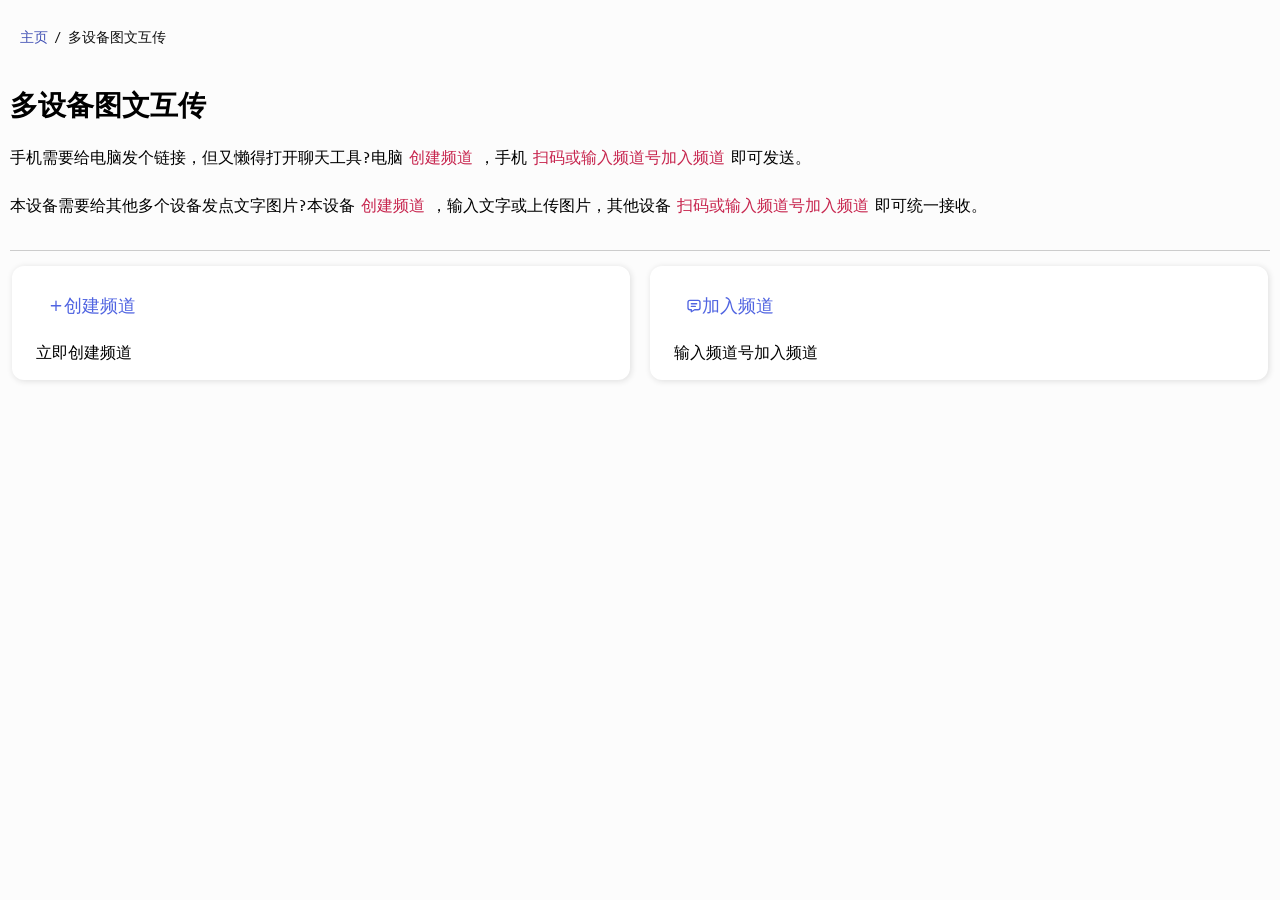
<file: connector/index.html>
<!DOCTYPE html>
<html lang="zh">
    <head>
        <meta charset="UTF-8">
        <meta name="viewport" content="width=device-width">
        <link rel="preconnect" href="https://rumt-zh.com">
        <script src="https://tam.cdn-go.cn/aegis-sdk/latest/aegis.min.js"></script>
        <script>
            if (typeof Aegis === 'function') {
                var aegis = new Aegis({
                    id: 'XVx8Jfg1VPkL0x0ea2',
                    uin: 'production',
                    reportApiSpeed: true,
                    reportAssetSpeed: true,
                    spa: true,
                    hostUrl: 'https://rumt-zh.com'
                });
            }
        </script>
        <script type="text/javascript">
            (function(c,l,a,r,i,t,y){
                c[a]=c[a]||function(){(c[a].q=c[a].q||[]).push(arguments)};
                t=l.createElement(r);t.async=1;t.src="https://www.clarity.ms/tag/"+i;
                y=l.getElementsByTagName(r)[0];y.parentNode.insertBefore(t,y);
            })(window, document, "clarity", "script", "nghuq29wf0");
        </script>
        <title>多设备图文互传</title>
      <script type="module" crossorigin src="/assets/connector-CGixFHIn.js"></script>
      <link rel="modulepreload" crossorigin href="/assets/common-BpMbSzwU.js">
      <link rel="modulepreload" crossorigin href="/assets/MarkdownDisplay-m5Jwmxzh.js">
      <link rel="stylesheet" crossorigin href="/assets/common-CbAf3y2_.css">
      <link rel="stylesheet" crossorigin href="/assets/connector-BlboAIpk.css">
      <script type="module">import.meta.url;import("_").catch(()=>1);(async function*(){})().next();if(location.protocol!="file:"){window.__vite_is_modern_browser=true}</script>
      <script type="module">!function(){if(window.__vite_is_modern_browser)return;console.warn("vite: loading legacy chunks, syntax error above and the same error below should be ignored");var e=document.getElementById("vite-legacy-polyfill"),n=document.createElement("script");n.src=e.src,n.onload=function(){System.import(document.getElementById('vite-legacy-entry').getAttribute('data-src'))},document.body.appendChild(n)}();</script>
    </head>
    <body>
        <div id="app"></div>
      <script nomodule>!function(){var e=document,t=e.createElement("script");if(!("noModule"in t)&&"onbeforeload"in t){var n=!1;e.addEventListener("beforeload",(function(e){if(e.target===t)n=!0;else if(!e.target.hasAttribute("nomodule")||!n)return;e.preventDefault()}),!0),t.type="module",t.src=".",e.head.appendChild(t),t.remove()}}();</script>
      <script nomodule crossorigin id="vite-legacy-polyfill" src="/assets/polyfills-legacy-C_tWEol8.js"></script>
      <script nomodule crossorigin id="vite-legacy-entry" data-src="/assets/connector-legacy-BBW_qNIf.js">System.import(document.getElementById('vite-legacy-entry').getAttribute('data-src'))</script>
    </body>
</html>
</file>
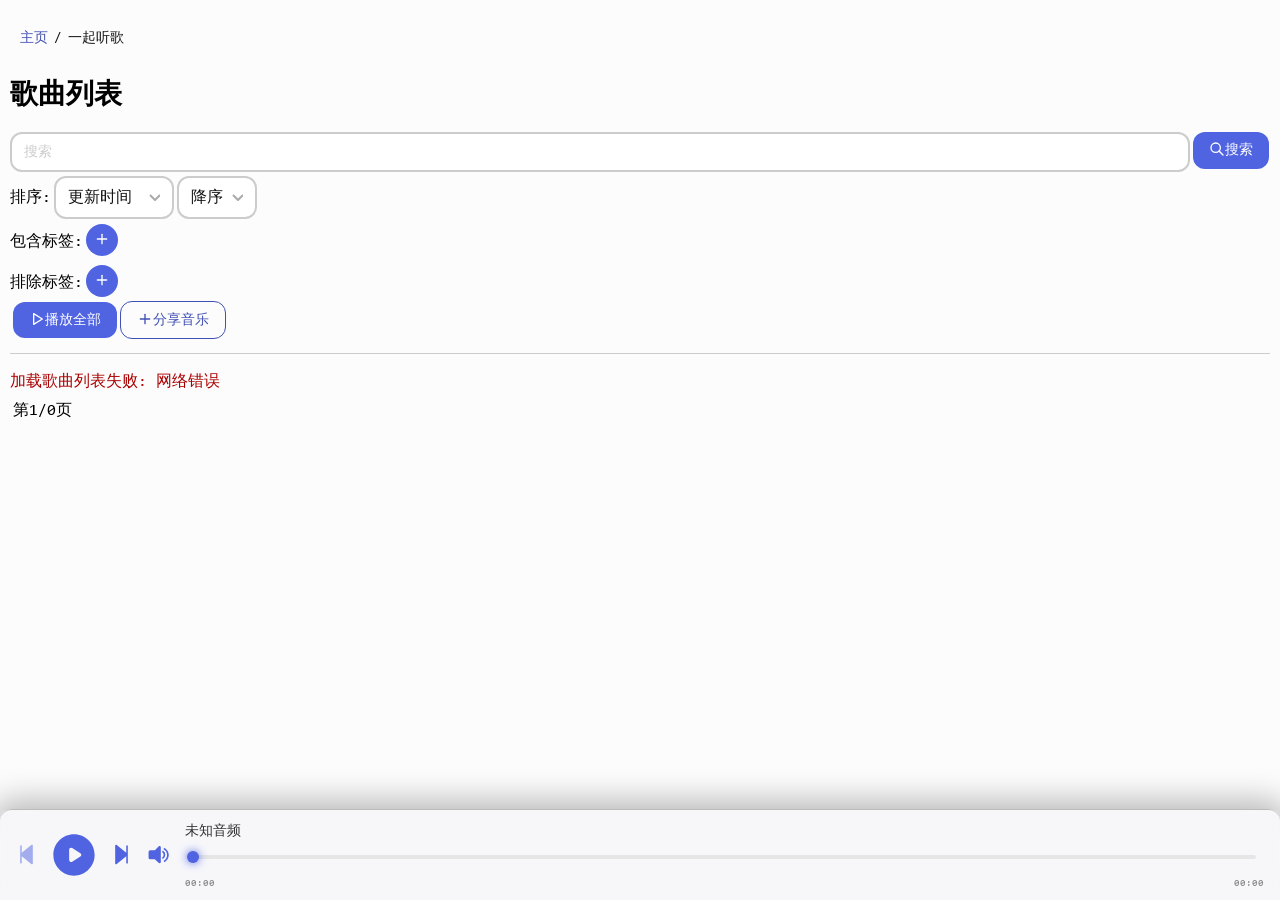
<file: music/index.html>
<!DOCTYPE html>
<html lang="zh">
    <head>
        <meta charset="UTF-8">
        <meta name="viewport" content="width=device-width">
        <link rel="preconnect" href="https://rumt-zh.com">
        <link rel="preconnect" href="https://comments.saobby.com">
        <script src="https://tam.cdn-go.cn/aegis-sdk/latest/aegis.min.js"></script>
        <script>
            if (typeof Aegis === 'function') {
                var aegis = new Aegis({
                    id: 'XVx8Jfg1VPkL0x0ea2',
                    uin: 'production',
                    reportApiSpeed: true,
                    reportAssetSpeed: true,
                    spa: true,
                    hostUrl: 'https://rumt-zh.com'
                });
            }
        </script>
        <script type="text/javascript">
            (function(c,l,a,r,i,t,y){
                c[a]=c[a]||function(){(c[a].q=c[a].q||[]).push(arguments)};
                t=l.createElement(r);t.async=1;t.src="https://www.clarity.ms/tag/"+i;
                y=l.getElementsByTagName(r)[0];y.parentNode.insertBefore(t,y);
            })(window, document, "clarity", "script", "nghuq29wf0");
        </script>
        <title>一起听歌</title>
      <script type="module" crossorigin src="/assets/music-C8pdtg3h.js"></script>
      <link rel="modulepreload" crossorigin href="/assets/common-BpMbSzwU.js">
      <link rel="modulepreload" crossorigin href="/assets/TagSelect-CLBjpAy3.js">
      <link rel="modulepreload" crossorigin href="/assets/MarkdownDisplay-m5Jwmxzh.js">
      <link rel="stylesheet" crossorigin href="/assets/common-CbAf3y2_.css">
      <link rel="stylesheet" crossorigin href="/assets/TagSelect-DuEtFX_7.css">
      <link rel="stylesheet" crossorigin href="/assets/music-BBB86ICC.css">
      <script type="module">import.meta.url;import("_").catch(()=>1);(async function*(){})().next();if(location.protocol!="file:"){window.__vite_is_modern_browser=true}</script>
      <script type="module">!function(){if(window.__vite_is_modern_browser)return;console.warn("vite: loading legacy chunks, syntax error above and the same error below should be ignored");var e=document.getElementById("vite-legacy-polyfill"),n=document.createElement("script");n.src=e.src,n.onload=function(){System.import(document.getElementById('vite-legacy-entry').getAttribute('data-src'))},document.body.appendChild(n)}();</script>
    </head>
    <body>
        <div id="app"></div>
      <script nomodule>!function(){var e=document,t=e.createElement("script");if(!("noModule"in t)&&"onbeforeload"in t){var n=!1;e.addEventListener("beforeload",(function(e){if(e.target===t)n=!0;else if(!e.target.hasAttribute("nomodule")||!n)return;e.preventDefault()}),!0),t.type="module",t.src=".",e.head.appendChild(t),t.remove()}}();</script>
      <script nomodule crossorigin id="vite-legacy-polyfill" src="/assets/polyfills-legacy-C_tWEol8.js"></script>
      <script nomodule crossorigin id="vite-legacy-entry" data-src="/assets/music-legacy-D3yp3OsK.js">System.import(document.getElementById('vite-legacy-entry').getAttribute('data-src'))</script>
    </body>
</html>
</file>
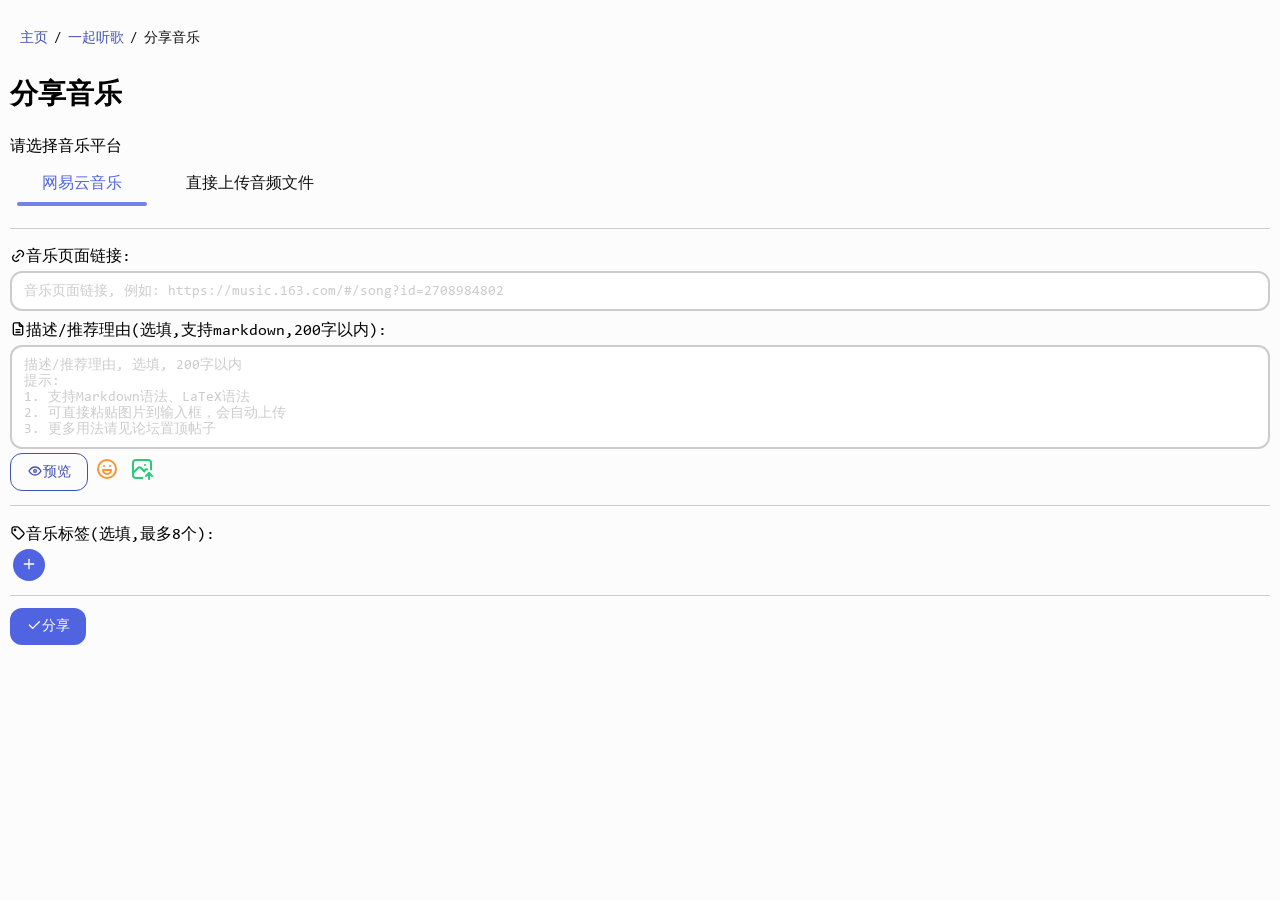
<file: share_music/index.html>
<!DOCTYPE html>
<html lang="zh" style="overflow-y: scroll;">
    <head>
        <meta charset="UTF-8">
        <meta name="viewport" content="width=device-width">
        <link rel="preconnect" href="https://rumt-zh.com">
        <link rel="preconnect" href="https://comments.saobby.com">
        <script src="https://tam.cdn-go.cn/aegis-sdk/latest/aegis.min.js"></script>
        <script>
            if (typeof Aegis === 'function') {
                var aegis = new Aegis({
                    id: 'XVx8Jfg1VPkL0x0ea2',
                    uin: 'production',
                    reportApiSpeed: true,
                    reportAssetSpeed: true,
                    spa: true,
                    hostUrl: 'https://rumt-zh.com'
                });
            }
        </script>
        <script type="text/javascript">
            (function(c,l,a,r,i,t,y){
                c[a]=c[a]||function(){(c[a].q=c[a].q||[]).push(arguments)};
                t=l.createElement(r);t.async=1;t.src="https://www.clarity.ms/tag/"+i;
                y=l.getElementsByTagName(r)[0];y.parentNode.insertBefore(t,y);
            })(window, document, "clarity", "script", "nghuq29wf0");
        </script>
        <title>分享音乐</title>
      <script type="module" crossorigin src="/assets/share_music-COMM1tg8.js"></script>
      <link rel="modulepreload" crossorigin href="/assets/common-BpMbSzwU.js">
      <link rel="modulepreload" crossorigin href="/assets/TagSelect-CLBjpAy3.js">
      <link rel="stylesheet" crossorigin href="/assets/common-CbAf3y2_.css">
      <link rel="stylesheet" crossorigin href="/assets/TagSelect-DuEtFX_7.css">
      <script type="module">import.meta.url;import("_").catch(()=>1);(async function*(){})().next();if(location.protocol!="file:"){window.__vite_is_modern_browser=true}</script>
      <script type="module">!function(){if(window.__vite_is_modern_browser)return;console.warn("vite: loading legacy chunks, syntax error above and the same error below should be ignored");var e=document.getElementById("vite-legacy-polyfill"),n=document.createElement("script");n.src=e.src,n.onload=function(){System.import(document.getElementById('vite-legacy-entry').getAttribute('data-src'))},document.body.appendChild(n)}();</script>
    </head>
    <body>
        <div id="app"></div>
      <script nomodule>!function(){var e=document,t=e.createElement("script");if(!("noModule"in t)&&"onbeforeload"in t){var n=!1;e.addEventListener("beforeload",(function(e){if(e.target===t)n=!0;else if(!e.target.hasAttribute("nomodule")||!n)return;e.preventDefault()}),!0),t.type="module",t.src=".",e.head.appendChild(t),t.remove()}}();</script>
      <script nomodule crossorigin id="vite-legacy-polyfill" src="/assets/polyfills-legacy-C_tWEol8.js"></script>
      <script nomodule crossorigin id="vite-legacy-entry" data-src="/assets/share_music-legacy-vAd-6NUg.js">System.import(document.getElementById('vite-legacy-entry').getAttribute('data-src'))</script>
    </body>
</html>
</file>
<file: assets/common-CbAf3y2_.css>
@font-face{font-family:KaTeX_AMS;font-style:normal;font-weight:400;src:url(/assets/KaTeX_AMS-Regular-BQhdFMY1.woff2) format("woff2"),url(/assets/KaTeX_AMS-Regular-DMm9YOAa.woff) format("woff"),url(/assets/KaTeX_AMS-Regular-DRggAlZN.ttf) format("truetype")}@font-face{font-family:KaTeX_Caligraphic;font-style:normal;font-weight:700;src:url(/assets/KaTeX_Caligraphic-Bold-Dq_IR9rO.woff2) format("woff2"),url(/assets/KaTeX_Caligraphic-Bold-BEiXGLvX.woff) format("woff"),url(/assets/KaTeX_Caligraphic-Bold-ATXxdsX0.ttf) format("truetype")}@font-face{font-family:KaTeX_Caligraphic;font-style:normal;font-weight:400;src:url(/assets/KaTeX_Caligraphic-Regular-Di6jR-x-.woff2) format("woff2"),url(/assets/KaTeX_Caligraphic-Regular-CTRA-rTL.woff) format("woff"),url(/assets/KaTeX_Caligraphic-Regular-wX97UBjC.ttf) format("truetype")}@font-face{font-family:KaTeX_Fraktur;font-style:normal;font-weight:700;src:url(/assets/KaTeX_Fraktur-Bold-CL6g_b3V.woff2) format("woff2"),url(/assets/KaTeX_Fraktur-Bold-BsDP51OF.woff) format("woff"),url(/assets/KaTeX_Fraktur-Bold-BdnERNNW.ttf) format("truetype")}@font-face{font-family:KaTeX_Fraktur;font-style:normal;font-weight:400;src:url(/assets/KaTeX_Fraktur-Regular-CTYiF6lA.woff2) format("woff2"),url(/assets/KaTeX_Fraktur-Regular-Dxdc4cR9.woff) format("woff"),url(/assets/KaTeX_Fraktur-Regular-CB_wures.ttf) format("truetype")}@font-face{font-family:KaTeX_Main;font-style:normal;font-weight:700;src:url(/assets/KaTeX_Main-Bold-Cx986IdX.woff2) format("woff2"),url(/assets/KaTeX_Main-Bold-Jm3AIy58.woff) format("woff"),url(/assets/KaTeX_Main-Bold-waoOVXN0.ttf) format("truetype")}@font-face{font-family:KaTeX_Main;font-style:italic;font-weight:700;src:url(/assets/KaTeX_Main-BoldItalic-DxDJ3AOS.woff2) format("woff2"),url(/assets/KaTeX_Main-BoldItalic-SpSLRI95.woff) format("woff"),url(/assets/KaTeX_Main-BoldItalic-DzxPMmG6.ttf) format("truetype")}@font-face{font-family:KaTeX_Main;font-style:italic;font-weight:400;src:url(/assets/KaTeX_Main-Italic-NWA7e6Wa.woff2) format("woff2"),url(/assets/KaTeX_Main-Italic-BMLOBm91.woff) format("woff"),url(/assets/KaTeX_Main-Italic-3WenGoN9.ttf) format("truetype")}@font-face{font-family:KaTeX_Main;font-style:normal;font-weight:400;src:url(/assets/KaTeX_Main-Regular-B22Nviop.woff2) format("woff2"),url(/assets/KaTeX_Main-Regular-Dr94JaBh.woff) format("woff"),url(/assets/KaTeX_Main-Regular-ypZvNtVU.ttf) format("truetype")}@font-face{font-family:KaTeX_Math;font-style:italic;font-weight:700;src:url(/assets/KaTeX_Math-BoldItalic-CZnvNsCZ.woff2) format("woff2"),url(/assets/KaTeX_Math-BoldItalic-iY-2wyZ7.woff) format("woff"),url(/assets/KaTeX_Math-BoldItalic-B3XSjfu4.ttf) format("truetype")}@font-face{font-family:KaTeX_Math;font-style:italic;font-weight:400;src:url(/assets/KaTeX_Math-Italic-t53AETM-.woff2) format("woff2"),url(/assets/KaTeX_Math-Italic-DA0__PXp.woff) format("woff"),url(/assets/KaTeX_Math-Italic-flOr_0UB.ttf) format("truetype")}@font-face{font-family:KaTeX_SansSerif;font-style:normal;font-weight:700;src:url(/assets/KaTeX_SansSerif-Bold-D1sUS0GD.woff2) format("woff2"),url(/assets/KaTeX_SansSerif-Bold-DbIhKOiC.woff) format("woff"),url(/assets/KaTeX_SansSerif-Bold-CFMepnvq.ttf) format("truetype")}@font-face{font-family:KaTeX_SansSerif;font-style:italic;font-weight:400;src:url(/assets/KaTeX_SansSerif-Italic-C3H0VqGB.woff2) format("woff2"),url(/assets/KaTeX_SansSerif-Italic-DN2j7dab.woff) format("woff"),url(/assets/KaTeX_SansSerif-Italic-YYjJ1zSn.ttf) format("truetype")}@font-face{font-family:KaTeX_SansSerif;font-style:normal;font-weight:400;src:url(/assets/KaTeX_SansSerif-Regular-DDBCnlJ7.woff2) format("woff2"),url(/assets/KaTeX_SansSerif-Regular-CS6fqUqJ.woff) format("woff"),url(/assets/KaTeX_SansSerif-Regular-BNo7hRIc.ttf) format("truetype")}@font-face{font-family:KaTeX_Script;font-style:normal;font-weight:400;src:url(/assets/KaTeX_Script-Regular-D3wIWfF6.woff2) format("woff2"),url(/assets/KaTeX_Script-Regular-D5yQViql.woff) format("woff"),url(/assets/KaTeX_Script-Regular-C5JkGWo-.ttf) format("truetype")}@font-face{font-family:KaTeX_Size1;font-style:normal;font-weight:400;src:url(/assets/KaTeX_Size1-Regular-mCD8mA8B.woff2) format("woff2"),url(/assets/KaTeX_Size1-Regular-C195tn64.woff) format("woff"),url(/assets/KaTeX_Size1-Regular-Dbsnue_I.ttf) format("truetype")}@font-face{font-family:KaTeX_Size2;font-style:normal;font-weight:400;src:url(/assets/KaTeX_Size2-Regular-Dy4dx90m.woff2) format("woff2"),url(/assets/KaTeX_Size2-Regular-oD1tc_U0.woff) format("woff"),url(/assets/KaTeX_Size2-Regular-B7gKUWhC.ttf) format("truetype")}@font-face{font-family:KaTeX_Size3;font-style:normal;font-weight:400;src:url([data-uri]) format("woff2"),url(/assets/KaTeX_Size3-Regular-CTq5MqoE.woff) format("woff"),url(/assets/KaTeX_Size3-Regular-DgpXs0kz.ttf) format("truetype")}@font-face{font-family:KaTeX_Size4;font-style:normal;font-weight:400;src:url(/assets/KaTeX_Size4-Regular-Dl5lxZxV.woff2) format("woff2"),url(/assets/KaTeX_Size4-Regular-BF-4gkZK.woff) format("woff"),url(/assets/KaTeX_Size4-Regular-DWFBv043.ttf) format("truetype")}@font-face{font-family:KaTeX_Typewriter;font-style:normal;font-weight:400;src:url(/assets/KaTeX_Typewriter-Regular-CO6r4hn1.woff2) format("woff2"),url(/assets/KaTeX_Typewriter-Regular-C0xS9mPB.woff) format("woff"),url(/assets/KaTeX_Typewriter-Regular-D3Ib7_Hf.ttf) format("truetype")}.katex{font: 1.21em KaTeX_Main,Times New Roman,serif;line-height:1.2;text-indent:0;text-rendering:auto}.katex *{-ms-high-contrast-adjust:none!important;border-color:currentColor}.katex .katex-version:after{content:"0.16.22"}.katex .katex-mathml{clip:rect(1px,1px,1px,1px);border:0;height:1px;overflow:hidden;padding:0;position:absolute;width:1px}.katex .katex-html>.newline{display:block}.katex .base{position:relative;white-space:nowrap;width:-webkit-min-content;width:-moz-min-content;width:min-content}.katex .base,.katex .strut{display:inline-block}.katex .textbf{font-weight:700}.katex .textit{font-style:italic}.katex .textrm{font-family:KaTeX_Main}.katex .textsf{font-family:KaTeX_SansSerif}.katex .texttt{font-family:KaTeX_Typewriter}.katex .mathnormal{font-family:KaTeX_Math;font-style:italic}.katex .mathit{font-family:KaTeX_Main;font-style:italic}.katex .mathrm{font-style:normal}.katex .mathbf{font-family:KaTeX_Main;font-weight:700}.katex .boldsymbol{font-family:KaTeX_Math;font-style:italic;font-weight:700}.katex .amsrm,.katex .mathbb,.katex .textbb{font-family:KaTeX_AMS}.katex .mathcal{font-family:KaTeX_Caligraphic}.katex .mathfrak,.katex .textfrak{font-family:KaTeX_Fraktur}.katex .mathboldfrak,.katex .textboldfrak{font-family:KaTeX_Fraktur;font-weight:700}.katex .mathtt{font-family:KaTeX_Typewriter}.katex .mathscr,.katex .textscr{font-family:KaTeX_Script}.katex .mathsf,.katex .textsf{font-family:KaTeX_SansSerif}.katex .mathboldsf,.katex .textboldsf{font-family:KaTeX_SansSerif;font-weight:700}.katex .mathitsf,.katex .mathsfit,.katex .textitsf{font-family:KaTeX_SansSerif;font-style:italic}.katex .mainrm{font-family:KaTeX_Main;font-style:normal}.katex .vlist-t{border-collapse:collapse;display:inline-table;table-layout:fixed}.katex .vlist-r{display:table-row}.katex .vlist{display:table-cell;position:relative;vertical-align:bottom}.katex .vlist>span{display:block;height:0;position:relative}.katex .vlist>span>span{display:inline-block}.katex .vlist>span>.pstrut{overflow:hidden;width:0}.katex .vlist-t2{margin-right:-2px}.katex .vlist-s{display:table-cell;font-size:1px;min-width:2px;vertical-align:bottom;width:2px}.katex .vbox{align-items:baseline;display:inline-flex;flex-direction:column}.katex .hbox{width:100%}.katex .hbox,.katex .thinbox{display:inline-flex;flex-direction:row}.katex .thinbox{max-width:0;width:0}.katex .msupsub{text-align:left}.katex .mfrac>span>span{text-align:center}.katex .mfrac .frac-line{border-bottom-style:solid;display:inline-block;width:100%}.katex .hdashline,.katex .hline,.katex .mfrac .frac-line,.katex .overline .overline-line,.katex .rule,.katex .underline .underline-line{min-height:1px}.katex .mspace{display:inline-block}.katex .clap,.katex .llap,.katex .rlap{position:relative;width:0}.katex .clap>.inner,.katex .llap>.inner,.katex .rlap>.inner{position:absolute}.katex .clap>.fix,.katex .llap>.fix,.katex .rlap>.fix{display:inline-block}.katex .llap>.inner{right:0}.katex .clap>.inner,.katex .rlap>.inner{left:0}.katex .clap>.inner>span{margin-left:-50%;margin-right:50%}.katex .rule{border:0 solid;display:inline-block;position:relative}.katex .hline,.katex .overline .overline-line,.katex .underline .underline-line{border-bottom-style:solid;display:inline-block;width:100%}.katex .hdashline{border-bottom-style:dashed;display:inline-block;width:100%}.katex .sqrt>.root{margin-left:.2777777778em;margin-right:-.5555555556em}.katex .fontsize-ensurer.reset-size1.size1,.katex .sizing.reset-size1.size1{font-size:1em}.katex .fontsize-ensurer.reset-size1.size2,.katex .sizing.reset-size1.size2{font-size:1.2em}.katex .fontsize-ensurer.reset-size1.size3,.katex .sizing.reset-size1.size3{font-size:1.4em}.katex .fontsize-ensurer.reset-size1.size4,.katex .sizing.reset-size1.size4{font-size:1.6em}.katex .fontsize-ensurer.reset-size1.size5,.katex .sizing.reset-size1.size5{font-size:1.8em}.katex .fontsize-ensurer.reset-size1.size6,.katex .sizing.reset-size1.size6{font-size:2em}.katex .fontsize-ensurer.reset-size1.size7,.katex .sizing.reset-size1.size7{font-size:2.4em}.katex .fontsize-ensurer.reset-size1.size8,.katex .sizing.reset-size1.size8{font-size:2.88em}.katex .fontsize-ensurer.reset-size1.size9,.katex .sizing.reset-size1.size9{font-size:3.456em}.katex .fontsize-ensurer.reset-size1.size10,.katex .sizing.reset-size1.size10{font-size:4.148em}.katex .fontsize-ensurer.reset-size1.size11,.katex .sizing.reset-size1.size11{font-size:4.976em}.katex .fontsize-ensurer.reset-size2.size1,.katex .sizing.reset-size2.size1{font-size:.8333333333em}.katex .fontsize-ensurer.reset-size2.size2,.katex .sizing.reset-size2.size2{font-size:1em}.katex .fontsize-ensurer.reset-size2.size3,.katex .sizing.reset-size2.size3{font-size:1.1666666667em}.katex .fontsize-ensurer.reset-size2.size4,.katex .sizing.reset-size2.size4{font-size:1.3333333333em}.katex .fontsize-ensurer.reset-size2.size5,.katex .sizing.reset-size2.size5{font-size:1.5em}.katex .fontsize-ensurer.reset-size2.size6,.katex .sizing.reset-size2.size6{font-size:1.6666666667em}.katex .fontsize-ensurer.reset-size2.size7,.katex .sizing.reset-size2.size7{font-size:2em}.katex .fontsize-ensurer.reset-size2.size8,.katex .sizing.reset-size2.size8{font-size:2.4em}.katex .fontsize-ensurer.reset-size2.size9,.katex .sizing.reset-size2.size9{font-size:2.88em}.katex .fontsize-ensurer.reset-size2.size10,.katex .sizing.reset-size2.size10{font-size:3.4566666667em}.katex .fontsize-ensurer.reset-size2.size11,.katex .sizing.reset-size2.size11{font-size:4.1466666667em}.katex .fontsize-ensurer.reset-size3.size1,.katex .sizing.reset-size3.size1{font-size:.7142857143em}.katex .fontsize-ensurer.reset-size3.size2,.katex .sizing.reset-size3.size2{font-size:.8571428571em}.katex .fontsize-ensurer.reset-size3.size3,.katex .sizing.reset-size3.size3{font-size:1em}.katex .fontsize-ensurer.reset-size3.size4,.katex .sizing.reset-size3.size4{font-size:1.1428571429em}.katex .fontsize-ensurer.reset-size3.size5,.katex .sizing.reset-size3.size5{font-size:1.2857142857em}.katex .fontsize-ensurer.reset-size3.size6,.katex .sizing.reset-size3.size6{font-size:1.4285714286em}.katex .fontsize-ensurer.reset-size3.size7,.katex .sizing.reset-size3.size7{font-size:1.7142857143em}.katex .fontsize-ensurer.reset-size3.size8,.katex .sizing.reset-size3.size8{font-size:2.0571428571em}.katex .fontsize-ensurer.reset-size3.size9,.katex .sizing.reset-size3.size9{font-size:2.4685714286em}.katex .fontsize-ensurer.reset-size3.size10,.katex .sizing.reset-size3.size10{font-size:2.9628571429em}.katex .fontsize-ensurer.reset-size3.size11,.katex .sizing.reset-size3.size11{font-size:3.5542857143em}.katex .fontsize-ensurer.reset-size4.size1,.katex .sizing.reset-size4.size1{font-size:.625em}.katex .fontsize-ensurer.reset-size4.size2,.katex .sizing.reset-size4.size2{font-size:.75em}.katex .fontsize-ensurer.reset-size4.size3,.katex .sizing.reset-size4.size3{font-size:.875em}.katex .fontsize-ensurer.reset-size4.size4,.katex .sizing.reset-size4.size4{font-size:1em}.katex .fontsize-ensurer.reset-size4.size5,.katex .sizing.reset-size4.size5{font-size:1.125em}.katex .fontsize-ensurer.reset-size4.size6,.katex .sizing.reset-size4.size6{font-size:1.25em}.katex .fontsize-ensurer.reset-size4.size7,.katex .sizing.reset-size4.size7{font-size:1.5em}.katex .fontsize-ensurer.reset-size4.size8,.katex .sizing.reset-size4.size8{font-size:1.8em}.katex .fontsize-ensurer.reset-size4.size9,.katex .sizing.reset-size4.size9{font-size:2.16em}.katex .fontsize-ensurer.reset-size4.size10,.katex .sizing.reset-size4.size10{font-size:2.5925em}.katex .fontsize-ensurer.reset-size4.size11,.katex .sizing.reset-size4.size11{font-size:3.11em}.katex .fontsize-ensurer.reset-size5.size1,.katex .sizing.reset-size5.size1{font-size:.5555555556em}.katex .fontsize-ensurer.reset-size5.size2,.katex .sizing.reset-size5.size2{font-size:.6666666667em}.katex .fontsize-ensurer.reset-size5.size3,.katex .sizing.reset-size5.size3{font-size:.7777777778em}.katex .fontsize-ensurer.reset-size5.size4,.katex .sizing.reset-size5.size4{font-size:.8888888889em}.katex .fontsize-ensurer.reset-size5.size5,.katex .sizing.reset-size5.size5{font-size:1em}.katex .fontsize-ensurer.reset-size5.size6,.katex .sizing.reset-size5.size6{font-size:1.1111111111em}.katex .fontsize-ensurer.reset-size5.size7,.katex .sizing.reset-size5.size7{font-size:1.3333333333em}.katex .fontsize-ensurer.reset-size5.size8,.katex .sizing.reset-size5.size8{font-size:1.6em}.katex .fontsize-ensurer.reset-size5.size9,.katex .sizing.reset-size5.size9{font-size:1.92em}.katex .fontsize-ensurer.reset-size5.size10,.katex .sizing.reset-size5.size10{font-size:2.3044444444em}.katex .fontsize-ensurer.reset-size5.size11,.katex .sizing.reset-size5.size11{font-size:2.7644444444em}.katex .fontsize-ensurer.reset-size6.size1,.katex .sizing.reset-size6.size1{font-size:.5em}.katex .fontsize-ensurer.reset-size6.size2,.katex .sizing.reset-size6.size2{font-size:.6em}.katex .fontsize-ensurer.reset-size6.size3,.katex .sizing.reset-size6.size3{font-size:.7em}.katex .fontsize-ensurer.reset-size6.size4,.katex .sizing.reset-size6.size4{font-size:.8em}.katex .fontsize-ensurer.reset-size6.size5,.katex .sizing.reset-size6.size5{font-size:.9em}.katex .fontsize-ensurer.reset-size6.size6,.katex .sizing.reset-size6.size6{font-size:1em}.katex .fontsize-ensurer.reset-size6.size7,.katex .sizing.reset-size6.size7{font-size:1.2em}.katex .fontsize-ensurer.reset-size6.size8,.katex .sizing.reset-size6.size8{font-size:1.44em}.katex .fontsize-ensurer.reset-size6.size9,.katex .sizing.reset-size6.size9{font-size:1.728em}.katex .fontsize-ensurer.reset-size6.size10,.katex .sizing.reset-size6.size10{font-size:2.074em}.katex .fontsize-ensurer.reset-size6.size11,.katex .sizing.reset-size6.size11{font-size:2.488em}.katex .fontsize-ensurer.reset-size7.size1,.katex .sizing.reset-size7.size1{font-size:.4166666667em}.katex .fontsize-ensurer.reset-size7.size2,.katex .sizing.reset-size7.size2{font-size:.5em}.katex .fontsize-ensurer.reset-size7.size3,.katex .sizing.reset-size7.size3{font-size:.5833333333em}.katex .fontsize-ensurer.reset-size7.size4,.katex .sizing.reset-size7.size4{font-size:.6666666667em}.katex .fontsize-ensurer.reset-size7.size5,.katex .sizing.reset-size7.size5{font-size:.75em}.katex .fontsize-ensurer.reset-size7.size6,.katex .sizing.reset-size7.size6{font-size:.8333333333em}.katex .fontsize-ensurer.reset-size7.size7,.katex .sizing.reset-size7.size7{font-size:1em}.katex .fontsize-ensurer.reset-size7.size8,.katex .sizing.reset-size7.size8{font-size:1.2em}.katex .fontsize-ensurer.reset-size7.size9,.katex .sizing.reset-size7.size9{font-size:1.44em}.katex .fontsize-ensurer.reset-size7.size10,.katex .sizing.reset-size7.size10{font-size:1.7283333333em}.katex .fontsize-ensurer.reset-size7.size11,.katex .sizing.reset-size7.size11{font-size:2.0733333333em}.katex .fontsize-ensurer.reset-size8.size1,.katex .sizing.reset-size8.size1{font-size:.3472222222em}.katex .fontsize-ensurer.reset-size8.size2,.katex .sizing.reset-size8.size2{font-size:.4166666667em}.katex .fontsize-ensurer.reset-size8.size3,.katex .sizing.reset-size8.size3{font-size:.4861111111em}.katex .fontsize-ensurer.reset-size8.size4,.katex .sizing.reset-size8.size4{font-size:.5555555556em}.katex .fontsize-ensurer.reset-size8.size5,.katex .sizing.reset-size8.size5{font-size:.625em}.katex .fontsize-ensurer.reset-size8.size6,.katex .sizing.reset-size8.size6{font-size:.6944444444em}.katex .fontsize-ensurer.reset-size8.size7,.katex .sizing.reset-size8.size7{font-size:.8333333333em}.katex .fontsize-ensurer.reset-size8.size8,.katex .sizing.reset-size8.size8{font-size:1em}.katex .fontsize-ensurer.reset-size8.size9,.katex .sizing.reset-size8.size9{font-size:1.2em}.katex .fontsize-ensurer.reset-size8.size10,.katex .sizing.reset-size8.size10{font-size:1.4402777778em}.katex .fontsize-ensurer.reset-size8.size11,.katex .sizing.reset-size8.size11{font-size:1.7277777778em}.katex .fontsize-ensurer.reset-size9.size1,.katex .sizing.reset-size9.size1{font-size:.2893518519em}.katex .fontsize-ensurer.reset-size9.size2,.katex .sizing.reset-size9.size2{font-size:.3472222222em}.katex .fontsize-ensurer.reset-size9.size3,.katex .sizing.reset-size9.size3{font-size:.4050925926em}.katex .fontsize-ensurer.reset-size9.size4,.katex .sizing.reset-size9.size4{font-size:.462962963em}.katex .fontsize-ensurer.reset-size9.size5,.katex .sizing.reset-size9.size5{font-size:.5208333333em}.katex .fontsize-ensurer.reset-size9.size6,.katex .sizing.reset-size9.size6{font-size:.5787037037em}.katex .fontsize-ensurer.reset-size9.size7,.katex .sizing.reset-size9.size7{font-size:.6944444444em}.katex .fontsize-ensurer.reset-size9.size8,.katex .sizing.reset-size9.size8{font-size:.8333333333em}.katex .fontsize-ensurer.reset-size9.size9,.katex .sizing.reset-size9.size9{font-size:1em}.katex .fontsize-ensurer.reset-size9.size10,.katex .sizing.reset-size9.size10{font-size:1.2002314815em}.katex .fontsize-ensurer.reset-size9.size11,.katex .sizing.reset-size9.size11{font-size:1.4398148148em}.katex .fontsize-ensurer.reset-size10.size1,.katex .sizing.reset-size10.size1{font-size:.2410800386em}.katex .fontsize-ensurer.reset-size10.size2,.katex .sizing.reset-size10.size2{font-size:.2892960463em}.katex .fontsize-ensurer.reset-size10.size3,.katex .sizing.reset-size10.size3{font-size:.337512054em}.katex .fontsize-ensurer.reset-size10.size4,.katex .sizing.reset-size10.size4{font-size:.3857280617em}.katex .fontsize-ensurer.reset-size10.size5,.katex .sizing.reset-size10.size5{font-size:.4339440694em}.katex .fontsize-ensurer.reset-size10.size6,.katex .sizing.reset-size10.size6{font-size:.4821600771em}.katex .fontsize-ensurer.reset-size10.size7,.katex .sizing.reset-size10.size7{font-size:.5785920926em}.katex .fontsize-ensurer.reset-size10.size8,.katex .sizing.reset-size10.size8{font-size:.6943105111em}.katex .fontsize-ensurer.reset-size10.size9,.katex .sizing.reset-size10.size9{font-size:.8331726133em}.katex .fontsize-ensurer.reset-size10.size10,.katex .sizing.reset-size10.size10{font-size:1em}.katex .fontsize-ensurer.reset-size10.size11,.katex .sizing.reset-size10.size11{font-size:1.1996142719em}.katex .fontsize-ensurer.reset-size11.size1,.katex .sizing.reset-size11.size1{font-size:.2009646302em}.katex .fontsize-ensurer.reset-size11.size2,.katex .sizing.reset-size11.size2{font-size:.2411575563em}.katex .fontsize-ensurer.reset-size11.size3,.katex .sizing.reset-size11.size3{font-size:.2813504823em}.katex .fontsize-ensurer.reset-size11.size4,.katex .sizing.reset-size11.size4{font-size:.3215434084em}.katex .fontsize-ensurer.reset-size11.size5,.katex .sizing.reset-size11.size5{font-size:.3617363344em}.katex .fontsize-ensurer.reset-size11.size6,.katex .sizing.reset-size11.size6{font-size:.4019292605em}.katex .fontsize-ensurer.reset-size11.size7,.katex .sizing.reset-size11.size7{font-size:.4823151125em}.katex .fontsize-ensurer.reset-size11.size8,.katex .sizing.reset-size11.size8{font-size:.578778135em}.katex .fontsize-ensurer.reset-size11.size9,.katex .sizing.reset-size11.size9{font-size:.6945337621em}.katex .fontsize-ensurer.reset-size11.size10,.katex .sizing.reset-size11.size10{font-size:.8336012862em}.katex .fontsize-ensurer.reset-size11.size11,.katex .sizing.reset-size11.size11{font-size:1em}.katex .delimsizing.size1{font-family:KaTeX_Size1}.katex .delimsizing.size2{font-family:KaTeX_Size2}.katex .delimsizing.size3{font-family:KaTeX_Size3}.katex .delimsizing.size4{font-family:KaTeX_Size4}.katex .delimsizing.mult .delim-size1>span{font-family:KaTeX_Size1}.katex .delimsizing.mult .delim-size4>span{font-family:KaTeX_Size4}.katex .nulldelimiter{display:inline-block;width:.12em}.katex .delimcenter,.katex .op-symbol{position:relative}.katex .op-symbol.small-op{font-family:KaTeX_Size1}.katex .op-symbol.large-op{font-family:KaTeX_Size2}.katex .accent>.vlist-t,.katex .op-limits>.vlist-t{text-align:center}.katex .accent .accent-body{position:relative}.katex .accent .accent-body:not(.accent-full){width:0}.katex .overlay{display:block}.katex .mtable .vertical-separator{display:inline-block;min-width:1px}.katex .mtable .arraycolsep{display:inline-block}.katex .mtable .col-align-c>.vlist-t{text-align:center}.katex .mtable .col-align-l>.vlist-t{text-align:left}.katex .mtable .col-align-r>.vlist-t{text-align:right}.katex .svg-align{text-align:left}.katex svg{fill:currentColor;stroke:currentColor;fill-rule:nonzero;fill-opacity:1;stroke-width:1;stroke-linecap:butt;stroke-linejoin:miter;stroke-miterlimit:4;stroke-dasharray:none;stroke-dashoffset:0;stroke-opacity:1;display:block;height:inherit;position:absolute;width:100%}.katex svg path{stroke:none}.katex img{border-style:none;max-height:none;max-width:none;min-height:0;min-width:0}.katex .stretchy{display:block;overflow:hidden;position:relative;width:100%}.katex .stretchy:after,.katex .stretchy:before{content:""}.katex .hide-tail{overflow:hidden;position:relative;width:100%}.katex .halfarrow-left{left:0;overflow:hidden;position:absolute;width:50.2%}.katex .halfarrow-right{overflow:hidden;position:absolute;right:0;width:50.2%}.katex .brace-left{left:0;overflow:hidden;position:absolute;width:25.1%}.katex .brace-center{left:25%;overflow:hidden;position:absolute;width:50%}.katex .brace-right{overflow:hidden;position:absolute;right:0;width:25.1%}.katex .x-arrow-pad{padding:0 .5em}.katex .cd-arrow-pad{padding:0 .55556em 0 .27778em}.katex .mover,.katex .munder,.katex .x-arrow{text-align:center}.katex .boxpad{padding:0 .3em}.katex .fbox,.katex .fcolorbox{border:.04em solid;box-sizing:border-box}.katex .cancel-pad{padding:0 .2em}.katex .cancel-lap{margin-left:-.2em;margin-right:-.2em}.katex .sout{border-bottom-style:solid;border-bottom-width:.08em}.katex .angl{border-right:.049em solid;border-top:.049em solid;box-sizing:border-box;margin-right:.03889em}.katex .anglpad{padding:0 .03889em}.katex .eqn-num:before{content:"(" counter(katexEqnNo) ")";counter-increment:katexEqnNo}.katex .mml-eqn-num:before{content:"(" counter(mmlEqnNo) ")";counter-increment:mmlEqnNo}.katex .mtr-glue{width:50%}.katex .cd-vert-arrow{display:inline-block;position:relative}.katex .cd-label-left{display:inline-block;position:absolute;right:calc(50% + .3em);text-align:left}.katex .cd-label-right{display:inline-block;left:calc(50% + .3em);position:absolute;text-align:right}.katex-display{display:block;margin:1em 0;text-align:center}.katex-display>.katex{display:block;text-align:center;white-space:nowrap}.katex-display>.katex>.katex-html{display:block;position:relative}.katex-display>.katex>.katex-html>.tag{position:absolute;right:0}.katex-display.leqno>.katex>.katex-html>.tag{left:0;right:auto}.katex-display.fleqn>.katex{padding-left:2em;text-align:left}body{counter-reset:katexEqnNo mmlEqnNo}pre code.hljs{display:block;overflow-x:auto;padding:1em}code.hljs{padding:3px 5px}/*!
  Theme: GitHub
  Description: Light theme as seen on github.com
  Author: github.com
  Maintainer: @Hirse
  Updated: 2021-05-15

  Outdated base version: https://github.com/primer/github-syntax-light
  Current colors taken from GitHub's CSS
*/.hljs{color:#24292e;background:#fff}.hljs-doctag,.hljs-keyword,.hljs-meta .hljs-keyword,.hljs-template-tag,.hljs-template-variable,.hljs-type,.hljs-variable.language_{color:#d73a49}.hljs-title,.hljs-title.class_,.hljs-title.class_.inherited__,.hljs-title.function_{color:#6f42c1}.hljs-attr,.hljs-attribute,.hljs-literal,.hljs-meta,.hljs-number,.hljs-operator,.hljs-variable,.hljs-selector-attr,.hljs-selector-class,.hljs-selector-id{color:#005cc5}.hljs-regexp,.hljs-string,.hljs-meta .hljs-string{color:#032f62}.hljs-built_in,.hljs-symbol{color:#e36209}.hljs-comment,.hljs-code,.hljs-formula{color:#6a737d}.hljs-name,.hljs-quote,.hljs-selector-tag,.hljs-selector-pseudo{color:#22863a}.hljs-subst{color:#24292e}.hljs-section{color:#005cc5;font-weight:700}.hljs-bullet{color:#735c0f}.hljs-emphasis{color:#24292e;font-style:italic}.hljs-strong{color:#24292e;font-weight:700}.hljs-addition{color:#22863a;background-color:#f0fff4}.hljs-deletion{color:#b31d28;background-color:#ffeef0}@font-face{font-family:consolas_;src:url(/assets/consolas-mV-Ci9HE.eot);src:url(/assets/consolas-mV-Ci9HE.eot#iefix) format("embedded-opentype"),url(/assets/consolas-CoSug5QC.woff) format("woff"),url(/assets/consolas-Di-1AEAY.ttf) format("truetype"),url([data-uri]) format("svg");font-display:swap}.wux-theme-dark{background-color:#323232}:root{--global-animation-speed: .2s }body{font-family:Inter,Noto Sans SC,"Sans Serif",Arial;font-weight:400;line-height:1.4;font-size:16px}body{background-color:#fcfcfc}body[dark-mode]{background-color:#121212;color:#fcfcfc}*,*:before,*:after{-webkit-tap-highlight-color:rgba(0,0,0,0)}/*! normalize.css v8.0.1 | MIT License | github.com/necolas/normalize.css */html{line-height:1.15;-webkit-text-size-adjust:100%}body{margin:0}main{display:block}h1{font-size:2em;margin:.67em 0}hr{box-sizing:content-box;height:0;overflow:visible}pre{font-family:monospace,monospace;font-size:1em}a{background-color:transparent}abbr[title]{border-bottom:none;text-decoration:underline;text-decoration:underline dotted}b,strong{font-weight:bolder}code,kbd,samp{font-family:monospace,monospace;font-size:1em}small{font-size:80%}sub,sup{font-size:75%;line-height:0;position:relative;vertical-align:baseline}sub{bottom:-.25em}sup{top:-.5em}img{border-style:none}button,input,optgroup,select,textarea{font-family:inherit;font-size:100%;line-height:1.15;margin:0}button,input{overflow:visible}button,select{text-transform:none}button,[type=button],[type=reset],[type=submit]{-webkit-appearance:button}button::-moz-focus-inner,[type=button]::-moz-focus-inner,[type=reset]::-moz-focus-inner,[type=submit]::-moz-focus-inner{border-style:none;padding:0}button:-moz-focusring,[type=button]:-moz-focusring,[type=reset]:-moz-focusring,[type=submit]:-moz-focusring{outline:1px dotted ButtonText}fieldset{padding:.35em .75em .625em}legend{box-sizing:border-box;color:inherit;display:table;max-width:100%;padding:0;white-space:normal}progress{vertical-align:baseline}textarea{overflow:auto}[type=checkbox],[type=radio]{box-sizing:border-box;padding:0}[type=number]::-webkit-inner-spin-button,[type=number]::-webkit-outer-spin-button{height:auto}[type=search]{-webkit-appearance:textfield;outline-offset:-2px}[type=search]::-webkit-search-decoration{-webkit-appearance:none}::-webkit-file-upload-button{-webkit-appearance:button;font:inherit}details{display:block}summary{display:list-item}template{display:none}[hidden]{display:none!important}.wux-typo{line-height:1.8;word-wrap:break-word}.wux-typo footer{font-size:12px;margin-top:4px;padding-top:8px;padding-bottom:8px;text-align:center}.wux-typo address,.wux-typo caption,.wux-typo cite,.wux-typo code,.wux-typo dfn,.wux-typo th{font-weight:400;font-style:normal}.wux-typo caption,.wux-typo th{text-align:left}.wux-typo q:before,.wux-typo q:after{content:""}.wux-typo pre,.wux-typo code,.wux-typo kbd,.wux-typo samp,.wux-typo pre tt{font-family:"consolas_","Fira Code",Consola,"JetBrainsMono","Roboto Mono","Ubuntu Mono",Monospace,Courier}.wux-typo figcaption{color:#bbb;font-size:80%}.wux-typo [draggable],.wux-typo [draggable=true]{cursor:move}.wux-typo [draggable=false]{cursor:inherit}.wux-typo p,.wux-typo pre,.wux-typo ul,.wux-typo ol,.wux-typo dl,.wux-typo form,.wux-typo hr,.wux-typo figure,.wux-typo table{margin:0 0 1.2em}.wux-typo p:last-child,.wux-typo pre:last-child,.wux-typo ul:last-child,.wux-typo ol:last-child,.wux-typo dl:last-child,.wux-typo form:last-child,.wux-typo hr:last-child,.wux-typo figure:last-child,.wux-typo table:last-child{margin-bottom:0}.wux-typo a:not(.wux-btn){color:#4050b4;text-decoration:none;transition:.2s}.wux-typo a:not(.wux-btn):hover{color:#303c87;text-decoration:underline}.wux-typo small{font-size:80%}.wux-typo mark{background:rgba(0,0,0,0);position:relative;margin:2px 4px;color:#464646}.wux-typo mark:after{content:"";z-index:-1;position:absolute;background-color:#fffdd1;top:-2px;bottom:-2px;left:-4px;right:-4px;border-radius:4px}.wux-typo h1,.wux-typo h2,.wux-typo h3,.wux-typo h4,.wux-typo h5,.wux-typo h6{margin-top:24px;margin-bottom:16px;color:inherit;font-family:inherit;line-height:1.6}.wux-typo h1:last-child,.wux-typo h2:last-child,.wux-typo h3:last-child,.wux-typo h4:last-child,.wux-typo h5:last-child,.wux-typo h6:last-child{margin-bottom:0}.wux-typo h1{font-size:32px;font-weight:700}.wux-typo h2{font-size:28px;font-weight:700}.wux-typo h3{font-size:24px;font-weight:700}.wux-typo h4{font-size:22px;font-weight:400}.wux-typo h5{font-size:20px;font-weight:400}.wux-typo h6{font-size:18px;font-weight:400}.wux-typo code{padding:2px 6px;color:#c7254e;border-radius:6px}.wux-typo pre code{margin:2px;padding:0!important;color:inherit;font-size:inherit;line-height:1.6;background-color:rgba(0,0,0,0);border-radius:0}.wux-typo abbr[title]{text-decoration:none;border-bottom:1px dotted;cursor:help}.wux-typo ins{text-decoration:none;border-bottom:1px solid}.wux-typo u{text-decoration:none;position:relative}.wux-typo u:after{content:"";z-index:-1;position:absolute;background-color:#aaa;top:85%;bottom:0;right:0;left:0;border-radius:4px}.wux-typo del{text-decoration:line-through}.wux-typo hr{height:10px;margin-bottom:.8em;border:none;border-bottom:1px solid #ccc}.wux-typo pre{padding:8px 12px;font-size:14px;white-space:pre-wrap;overflow-wrap:break-word;border:2px solid #ccc;border-radius:12px;-webkit-overflow-scrolling:touch}.wux-typo kbd{padding:4px 8px;color:#fff;font-size:90%;background-color:#333;border-radius:6px}.wux-typo ul{padding-left:2em;list-style:disc}.wux-typo ol{padding-left:2em;list-style:decimal}.wux-typo li ul,.wux-typo li ol{margin:0}.wux-typo li ul{list-style:circle}.wux-typo img,.wux-typo video{max-width:100%}.wux-typo figure{text-align:center}.wux-typo figure figcaption{margin-top:8px;color:#999;font-size:14px}.wux-typo figure figcaption:empty:before{z-index:-1;color:#bfbfbf;cursor:text;content:attr(placeholder)}.wux-typo blockquote{background-image:url("data:image/svg+xml;utf8,<svg xmlns='http://www.w3.org/2000/svg' version='1.1' height='50px' width='40px'><text x='-25' y='45' fill='rgb(200, 200, 200)' font-size='50' stroke-width='2px' stroke='rgb(200, 200, 200)'>%E2%80%9C</text></svg>");background-repeat:no-repeat;background-position:left 2px top;margin:0;padding-inline-start:35px}.wux-container{box-sizing:border-box;max-width:1280px;margin:0 auto 6px;padding:0 10px}.wux-container-fluid{margin:2px;padding:0 16px}.wux-container:after,.wux-container-fluid:after{display:table;clear:both;content:""}.wux-row,[class*=wux-row-]{margin-right:-8px;margin-left:-8px}.wux-row:after,[class*=wux-row-]:after{display:table;clear:both;content:""}[class*=wux-col-xs-],[class*=wux-col-sm-],[class*=wux-col-md-],[class*=wux-col-lg-],[class*=wux-col-xl-],.wux-col{position:relative;-webkit-box-sizing:border-box;box-sizing:border-box;display:block;min-height:1px;padding-right:8px;padding-left:8px;margin-bottom:8px}@media (min-width: 375px){.wux-col-xs-1{float:left;width:8.3333333333%}.wux-row-xs-1>.wux-col{float:left;width:100%}.wux-col-xs-2{float:left;width:16.6666666667%}.wux-row-xs-2>.wux-col{float:left;width:50%}.wux-col-xs-3{float:left;width:25%}.wux-row-xs-3>.wux-col{float:left;width:33.3333333333%}.wux-col-xs-4{float:left;width:33.3333333333%}.wux-row-xs-4>.wux-col{float:left;width:25%}.wux-col-xs-5{float:left;width:41.6666666667%}.wux-row-xs-5>.wux-col{float:left;width:20%}.wux-col-xs-6{float:left;width:50%}.wux-row-xs-6>.wux-col{float:left;width:16.6666666667%}.wux-col-xs-7{float:left;width:58.3333333333%}.wux-row-xs-7>.wux-col{float:left;width:14.2857142857%}.wux-col-xs-8{float:left;width:66.6666666667%}.wux-row-xs-8>.wux-col{float:left;width:12.5%}.wux-col-xs-9{float:left;width:75%}.wux-row-xs-9>.wux-col{float:left;width:11.1111111111%}.wux-col-xs-10{float:left;width:83.3333333333%}.wux-row-xs-10>.wux-col{float:left;width:10%}.wux-col-xs-11{float:left;width:91.6666666667%}.wux-row-xs-11>.wux-col{float:left;width:9.0909090909%}.wux-col-xs-12{float:left;width:100%}.wux-row-xs-12>.wux-col{float:left;width:8.3333333333%}}@media (min-width: 600px){.wux-col-sm-1{float:left;width:8.3333333333%}.wux-row-sm-1>.wux-col{float:left;width:100%}.wux-col-sm-2{float:left;width:16.6666666667%}.wux-row-sm-2>.wux-col{float:left;width:50%}.wux-col-sm-3{float:left;width:25%}.wux-row-sm-3>.wux-col{float:left;width:33.3333333333%}.wux-col-sm-4{float:left;width:33.3333333333%}.wux-row-sm-4>.wux-col{float:left;width:25%}.wux-col-sm-5{float:left;width:41.6666666667%}.wux-row-sm-5>.wux-col{float:left;width:20%}.wux-col-sm-6{float:left;width:50%}.wux-row-sm-6>.wux-col{float:left;width:16.6666666667%}.wux-col-sm-7{float:left;width:58.3333333333%}.wux-row-sm-7>.wux-col{float:left;width:14.2857142857%}.wux-col-sm-8{float:left;width:66.6666666667%}.wux-row-sm-8>.wux-col{float:left;width:12.5%}.wux-col-sm-9{float:left;width:75%}.wux-row-sm-9>.wux-col{float:left;width:11.1111111111%}.wux-col-sm-10{float:left;width:83.3333333333%}.wux-row-sm-10>.wux-col{float:left;width:10%}.wux-col-sm-11{float:left;width:91.6666666667%}.wux-row-sm-11>.wux-col{float:left;width:9.0909090909%}.wux-col-sm-12{float:left;width:100%}.wux-row-sm-12>.wux-col{float:left;width:8.3333333333%}}@media (min-width: 1024px){.wux-col-md-1{float:left;width:8.3333333333%}.wux-row-md-1>.wux-col{float:left;width:100%}.wux-col-md-2{float:left;width:16.6666666667%}.wux-row-md-2>.wux-col{float:left;width:50%}.wux-col-md-3{float:left;width:25%}.wux-row-md-3>.wux-col{float:left;width:33.3333333333%}.wux-col-md-4{float:left;width:33.3333333333%}.wux-row-md-4>.wux-col{float:left;width:25%}.wux-col-md-5{float:left;width:41.6666666667%}.wux-row-md-5>.wux-col{float:left;width:20%}.wux-col-md-6{float:left;width:50%}.wux-row-md-6>.wux-col{float:left;width:16.6666666667%}.wux-col-md-7{float:left;width:58.3333333333%}.wux-row-md-7>.wux-col{float:left;width:14.2857142857%}.wux-col-md-8{float:left;width:66.6666666667%}.wux-row-md-8>.wux-col{float:left;width:12.5%}.wux-col-md-9{float:left;width:75%}.wux-row-md-9>.wux-col{float:left;width:11.1111111111%}.wux-col-md-10{float:left;width:83.3333333333%}.wux-row-md-10>.wux-col{float:left;width:10%}.wux-col-md-11{float:left;width:91.6666666667%}.wux-row-md-11>.wux-col{float:left;width:9.0909090909%}.wux-col-md-12{float:left;width:100%}.wux-row-md-12>.wux-col{float:left;width:8.3333333333%}}@media (min-width: 1440px){.wux-col-lg-1{float:left;width:8.3333333333%}.wux-row-lg-1>.wux-col{float:left;width:100%}.wux-col-lg-2{float:left;width:16.6666666667%}.wux-row-lg-2>.wux-col{float:left;width:50%}.wux-col-lg-3{float:left;width:25%}.wux-row-lg-3>.wux-col{float:left;width:33.3333333333%}.wux-col-lg-4{float:left;width:33.3333333333%}.wux-row-lg-4>.wux-col{float:left;width:25%}.wux-col-lg-5{float:left;width:41.6666666667%}.wux-row-lg-5>.wux-col{float:left;width:20%}.wux-col-lg-6{float:left;width:50%}.wux-row-lg-6>.wux-col{float:left;width:16.6666666667%}.wux-col-lg-7{float:left;width:58.3333333333%}.wux-row-lg-7>.wux-col{float:left;width:14.2857142857%}.wux-col-lg-8{float:left;width:66.6666666667%}.wux-row-lg-8>.wux-col{float:left;width:12.5%}.wux-col-lg-9{float:left;width:75%}.wux-row-lg-9>.wux-col{float:left;width:11.1111111111%}.wux-col-lg-10{float:left;width:83.3333333333%}.wux-row-lg-10>.wux-col{float:left;width:10%}.wux-col-lg-11{float:left;width:91.6666666667%}.wux-row-lg-11>.wux-col{float:left;width:9.0909090909%}.wux-col-lg-12{float:left;width:100%}.wux-row-lg-12>.wux-col{float:left;width:8.3333333333%}}@media (min-width: 1920px){.wux-col-xl-1{float:left;width:8.3333333333%}.wux-row-xl-1>.wux-col{float:left;width:100%}.wux-col-xl-2{float:left;width:16.6666666667%}.wux-row-xl-2>.wux-col{float:left;width:50%}.wux-col-xl-3{float:left;width:25%}.wux-row-xl-3>.wux-col{float:left;width:33.3333333333%}.wux-col-xl-4{float:left;width:33.3333333333%}.wux-row-xl-4>.wux-col{float:left;width:25%}.wux-col-xl-5{float:left;width:41.6666666667%}.wux-row-xl-5>.wux-col{float:left;width:20%}.wux-col-xl-6{float:left;width:50%}.wux-row-xl-6>.wux-col{float:left;width:16.6666666667%}.wux-col-xl-7{float:left;width:58.3333333333%}.wux-row-xl-7>.wux-col{float:left;width:14.2857142857%}.wux-col-xl-8{float:left;width:66.6666666667%}.wux-row-xl-8>.wux-col{float:left;width:12.5%}.wux-col-xl-9{float:left;width:75%}.wux-row-xl-9>.wux-col{float:left;width:11.1111111111%}.wux-col-xl-10{float:left;width:83.3333333333%}.wux-row-xl-10>.wux-col{float:left;width:10%}.wux-col-xl-11{float:left;width:91.6666666667%}.wux-row-xl-11>.wux-col{float:left;width:9.0909090909%}.wux-col-xl-12{float:left;width:100%}.wux-row-xl-12>.wux-col{float:left;width:8.3333333333%}}[bg-color]{--attr-custom-bg-color: attr(bg-color color);background-color:var(--attr-custom-bg-color)}[bg-img]{--attr-custom-bg-img: attr(bg-img url);background-image:var(--attr-custom-bg-img)}[border-width]{--attr-custom-border-width: attr(border-width px);border-width:var(--attr-custom-border-width)}[border-top-width]{--attr-custom-border-top-width: attr(border-top-width px);border-top-width:var(--attr-custom-border-top-width)}[border-bottom-width]{--attr-custom-border-bottom-width: attr(border-bottom-width px);border-bottom-width:var(--attr-custom-border-bottom-width)}[border-left-width]{--attr-custom-border-left-width: attr(border-left-width px);border-left-width:var(--attr-custom-border-left-width)}[border-right-width]{--attr-custom-border-right-width: attr(border-right-width px);border-right-width:var(--attr-custom-border-right-width)}[border-color]{--attr-custom-border-color: attr(border-color color);border-color:var(--attr-custom-border-color);border-style:solid}[border-top-color]{--attr-custom-border-top-color: attr(border-top-color color);border-top-color:var(--attr-custom-border-top-color);border-top-style:solid}[border-bottom-color]{--attr-custom-border-bottom-color: attr(border-bottom-color color);border-bottom-color:var(--attr-custom-border-bottom-color);border-bottom-style:solid}[border-left-color]{--attr-custom-border-left-color: attr(border-left-color color);border-left-color:var(--attr-custom-border-left-color);border-left-style:solid}[border-right-color]{--attr-custom-border-right-color: attr(border-right-color color);border-right-color:var(--attr-custom-border-right-color);border-right-style:solid}[border-radius]{--attr-custom-border-radius: attr(border-radius px);border-radius:var(--attr-custom-border-radius)}[border-top-left-radius]{--attr-custom-border-top-left-radius: attr(border-top-left-radius px);border-top-left-radius:var(--attr-custom-border-top-left-radius)}[border-top-right-radius]{--attr-custom-border-top-right-radius: attr(border-top-right-radius px);border-top-right-radius:var(--attr-custom-border-top-right-radius)}[border-bottom-left-radius]{--attr-custom-border-bottom-left-radius: attr(border-bottom-left-radius px);border-bottom-left-radius:var(--attr-custom-border-bottom-left-radius)}[border-bottom-right-radius]{--attr-custom-border-bottom-right-radius: attr(border-bottom-right-radius px);border-bottom-right-radius:var(--attr-custom-border-bottom-right-radius)}[border-style=solid]{border-style:solid}[border-style=dashed]{border-style:dashed}[border-style=dotted]{border-style:dotted}[border-style=double]{border-style:double}[border-top-style=solid]{border-top-style:solid}[border-top-style=dashed]{border-top-style:dashed}[border-top-style=dotted]{border-top-style:dotted}[border-top-style=double]{border-top-style:double}[border-bottom-style=solid]{border-bottom-style:solid}[border-bottom-style=dashed]{border-bottom-style:dashed}[border-bottom-style=dotted]{border-bottom-style:dotted}[border-bottom-style=double]{border-bottom-style:double}[border-left-style=solid]{border-left-style:solid}[border-left-style=dashed]{border-left-style:dashed}[border-left-style=dotted]{border-left-style:dotted}[border-left-style=double]{border-left-style:double}[border-right-style=solid]{border-right-style:solid}[border-right-style=dashed]{border-right-style:dashed}[border-right-style=dotted]{border-right-style:dotted}[border-right-style=double]{border-right-style:double}[float=left]{float:left}[float=right]{float:right}float-clear:before,float-clear:after{content:"";display:table;clear:both}[margin]{--attr-custom-margin: attr(margin px);margin:var(--attr-custom-margin)}[margin-top]{--attr-custom-margin-top: attr(margin-top px);margin-top:var(--attr-custom-margin-top)}[margin-bottom]{--attr-custom-margin-bottom: attr(margin-bottom px);margin-bottom:var(--attr-custom-margin-bottom)}[margin-left]{--attr-custom-margin-left: attr(margin-left px);margin-left:var(--attr-custom-margin-left)}[margin-right]{--attr-custom-margin-right: attr(margin-right px);margin-right:var(--attr-custom-margin-right)}[opacity]{--attr-custom-opacity: attr(opacity number);opacity:var(--attr-custom-opacity)}[overflow=auto]{overflow:auto}[overflow=hidden]{overflow:hidden}[overflow=visible]{overflow:visible}[overflow=scroll]{overflow:scroll}[padding]{--attr-custom-padding: attr(padding px);padding:var(--attr-custom-padding)}[padding-top]{--attr-custom-padding-top: attr(padding-top px);padding-top:var(--attr-custom-padding-top)}[padding-bottom]{--attr-custom-padding-bottom: attr(padding-bottom px);padding-bottom:var(--attr-custom-padding-bottom)}[padding-left]{--attr-custom-padding-left: attr(padding-left px);padding-left:var(--attr-custom-padding-left)}[padding-right]{--attr-custom-padding-right: attr(padding-right px);padding-right:var(--attr-custom-padding-right)}[text-color]{--attr-custom-text-color: attr(text-color color);color:var(--attr-custom-text-color)}[visibility=visible]{visibility:visible!important}[visibility=hidden]{visibility:hidden!important}:root{--alert-border-radius: 12px;--alert-border-width: 12px;--alert-font-size: 16px;--alert-padding: 16px;--alert-margin-bottom: 4px;--alert-background-color-primary: #b9c1f3;--alert-background-color-secondary: #d9c1f9;--alert-background-color-success: #abe9c9;--alert-background-color-info: #9fe9ed;--alert-background-color-warning: #fbd5ad;--alert-background-color-error: #ffbbb3;--alert-background-color-light: #d6d6d6;--alert-border-color-primary: #7383e7;--alert-border-color-secondary: #b383f3;--alert-border-color-success: #57d393;--alert-border-color-info: #3fd3db;--alert-border-color-warning: #f7ab5b;--alert-border-color-error: #ff7767;--alert-border-color-light: #adadad;--alert-text-color-primary: #20285a;--alert-text-color-secondary: #402860;--alert-text-color-success: #125030;--alert-text-color-info: #065054;--alert-text-color-warning: #623c14;--alert-text-color-error: #66221a;--alert-text-color-light: #3d3d3d;--alert-icon-color-primary: rgb(80, 100, 225);--alert-icon-color-secondary: rgb(160, 100, 240);--alert-icon-color-success: rgb(45, 200, 120);--alert-icon-color-info: rgb(15, 200, 210);--alert-icon-color-warning: rgb(245, 150, 50);--alert-icon-color-error: rgb(255, 85, 65);--alert-icon-color-light: #999999 }@media (refers-color-scheme: dark){:root{--alert-background-color-primary: #7383e7;--alert-background-color-secondary: #b383f3;--alert-background-color-success: #57d393;--alert-background-color-info: #3fd3db;--alert-background-color-warning: #f7ab5b;--alert-background-color-error: #ff7767;--alert-background-color-light: #adadad;--alert-border-color-primary: #4050b4;--alert-border-color-secondary: #8050c0;--alert-border-color-success: #24a060;--alert-border-color-info: #0ca0a8;--alert-border-color-warning: #c47828;--alert-border-color-error: #cc4434;--alert-border-color-light: #7a7a7a;--alert-text-color-primary: white;--alert-text-color-secondary: white;--alert-text-color-success: white;--alert-text-color-info: white;--alert-text-color-warning: white;--alert-text-color-error: white;--alert-text-color-light: white;--alert-icon-color-primary: #dce0f9;--alert-icon-color-secondary: #ece0fc;--alert-icon-color-success: #d5f4e4;--alert-icon-color-info: #cff4f6;--alert-icon-color-warning: #fdead6;--alert-icon-color-error: #ffddd9;--alert-icon-color-light: #ebebeb }}[dark-mode]{--alert-background-color-primary: #7383e7;--alert-background-color-secondary: #b383f3;--alert-background-color-success: #57d393;--alert-background-color-info: #3fd3db;--alert-background-color-warning: #f7ab5b;--alert-background-color-error: #ff7767;--alert-background-color-light: #adadad;--alert-border-color-primary: #4050b4;--alert-border-color-secondary: #8050c0;--alert-border-color-success: #24a060;--alert-border-color-info: #0ca0a8;--alert-border-color-warning: #c47828;--alert-border-color-error: #cc4434;--alert-border-color-light: #7a7a7a;--alert-text-color-primary: white;--alert-text-color-secondary: white;--alert-text-color-success: white;--alert-text-color-info: white;--alert-text-color-warning: white;--alert-text-color-error: white;--alert-text-color-light: white;--alert-icon-color-primary: #dce0f9;--alert-icon-color-secondary: #ece0fc;--alert-icon-color-success: #d5f4e4;--alert-icon-color-info: #cff4f6;--alert-icon-color-warning: #fdead6;--alert-icon-color-error: #ffddd9;--alert-icon-color-light: #ebebeb }.wux-alert{position:relative;border-radius:var(--alert-border-radius);border-left-width:var(--alert-border-width);border-left-style:solid;font-size:var(--alert-font-size);padding:var(--alert-padding);margin-bottom:var(--alert-margin-bottom);background-color:var(--alert-background-color-primary);color:var(--alert-text-color-primary);border-left-color:var(--alert-border-color-primary)}.wux-alert:before,.wux-alert:after{content:"";display:table;clear:both}.wux-alert .wux-alert-icon{color:var(--alert-icon-color-primary);margin-right:2px;user-select:none;-webkit-user-select:none;-moz-user-select:none}.wux-alert .wux-alert-option-group{float:right}.wux-alert-primary{background-color:var(--alert-background-color-primary);color:var(--alert-text-color-primary);border-left-color:var(--alert-border-color-primary)}.wux-alert-primary .wux-alert-icon{color:var(--alert-icon-color-primary);margin-right:2px}.wux-alert-secondary{background-color:var(--alert-background-color-secondary);color:var(--alert-text-color-secondary);border-left-color:var(--alert-border-color-secondary)}.wux-alert-secondary .wux-alert-icon{color:var(--alert-icon-color-secondary);margin-right:2px}.wux-alert-success{background-color:var(--alert-background-color-success);color:var(--alert-text-color-success);border-left-color:var(--alert-border-color-success)}.wux-alert-success .wux-alert-icon{color:var(--alert-icon-color-success);margin-right:2px}.wux-alert-info{background-color:var(--alert-background-color-info);color:var(--alert-text-color-info);border-left-color:var(--alert-border-color-info)}.wux-alert-info .wux-alert-icon{color:var(--alert-icon-color-info);margin-right:2px}.wux-alert-warning{background-color:var(--alert-background-color-warning);color:var(--alert-text-color-warning);border-left-color:var(--alert-border-color-warning)}.wux-alert-warning .wux-alert-icon{color:var(--alert-icon-color-warning);margin-right:2px}.wux-alert-error{background-color:var(--alert-background-color-error);color:var(--alert-text-color-error);border-left-color:var(--alert-border-color-error)}.wux-alert-error .wux-alert-icon{color:var(--alert-icon-color-error);margin-right:2px}.wux-alert-light{background-color:var(--alert-background-color-light);color:var(--alert-text-color-light);border-left-color:var(--alert-border-color-light)}.wux-alert-light .wux-alert-icon{color:var(--alert-icon-color-light);margin-right:2px}:root{--badge-font-size: 10px;--badge-padding: 4px;--badge-background-color: #FF2222;--badge-text-color: #FFFFFF }@media (refers-color-scheme: dark){:root{--badge-background-color: #FF4444;--badge-text-color: #FFFFFF }}[dark-mode]{--badge-background-color: #FF4444;--badge-text-color: #FFFFFF }.wux-badge{position:absolute;top:-8px;right:-8px;border-radius:9999px;background-color:var(--badge-background-color);color:var(--badge-text-color);font-size:var(--badge-font-size);height:12px;padding:var(--badge-padding);min-width:12px;max-width:20px;opacity:95%;z-index:1}:root{--breadcrumb-background-color: transparent;--breadcrumb-border: none;--breadcrumb-border-radius: 12px;--breadcrumb-color: #121212;--breadcrumb-font-size: 14px;--breadcrumb-padding-x: 10px;--breadcrumb-padding-y: 12px;--breadcrumb-padding-item-x: 6px;--breadcrumb-margin-bottom: 2px;--breadcrumb-item-link-color: #4050b4 }@media (refers-color-scheme: dark){:root{--breadcrumb-background-color: transparent;--breadcrumb-border: none;--breadcrumb-color: #FFFFFF;--breadcrumb-item-link-color: #7383e7 }}[dark-mode]{--breadcrumb-background-color: transparent;--breadcrumb-border: none;--breadcrumb-color: #FFFFFF;--breadcrumb-item-link-color: #7383e7 }.wux-breadcrumb{display:flex;flex-wrap:wrap;list-style:none;background-color:var(--breadcrumb-background-color);border:var(--breadcrumb-border);border-radius:var(--breadcrumb-border-radius);color:var(--breadcrumb-color);padding:var(--breadcrumb-padding-y) var(--breadcrumb-padding-x);margin-bottom:var(--breadcrumb-margin-bottom)}.wux-breadcrumb-item{font-size:var(--breadcrumb-font-size)}.wux-breadcrumb-item+.wux-breadcrumb-item{padding-left:var(--breadcrumb-padding-item-x)}.wux-breadcrumb-item+.wux-breadcrumb-item:before{float:left;padding-right:var(--breadcrumb-padding-item-x);content:"/"}.wux-breadcrumb-item a{text-decoration:none;color:var(--breadcrumb-item-link-color)}.wux-breadcrumb-item a:hover{text-decoration:underline}:root{--blankslate-width: 80%;--blankslate-title-font-size: 24px;--blankslate-title-text-color: #121212;--blankslate-subtitle-font-size: 14px;--blankslate-subtitle-text-color: #666666;--blankslate-icon-size: 72px;--blankslate-icon-border-radius: 12px }@media (refers-color-scheme: dark){:root{--blankslate-title-text-color: #FCFCFC;--blankslate-subtitle-text-color: #666666 }}[dark-mode]{--blankslate-title-text-color: #FCFCFC;--blankslate-subtitle-text-color: #666666 }.wux-blankslate{margin-right:auto;margin-left:auto;width:var(--blankslate-width);text-align:center}.wux-blankslate .wux-blankslate-title{font-size:var(--blankslate-title-font-size);color:var(--blankslate-title-text-color)}.wux-blankslate .wux-blankslate-subtitle{font-size:var(--blankslate-subtitle-font-size);color:var(--blankslate-subtitle-text-color)}.wux-blankslate .wux-blankslate-button-group{white-space:pre-line}.wux-blankslate .wux-blankslate-button-group .wux-btn{margin-right:none;margin-bottom:6px}.wux-blankslate .wux-blankslate-icon{width:var(--blankslate-icon-size);height:var(--blankslate-icon-size);border-radius:var(--blankslate-icon-border-radius)}:root{--button-solid-border-width: 0px;--button-outline-border-width: 1px;--button-margin-right: 0;--button-margin-bottom: 4px;--button-fab-shadow: 1px 1px 4px 1px #888888;--button-fab-hover-shadow: 1px 1px 6px 2px #888888;--button-background-color-primary: rgb(80, 100, 225);--button-background-color-secondary: rgb(160, 100, 240);--button-background-color-success: rgb(45, 200, 120);--button-background-color-info: rgb(15, 200, 210);--button-background-color-warning: rgb(245, 150, 50);--button-background-color-error: rgb(255, 85, 65);--button-background-color-light: #999999;--button-border-color-primary: #4050b4;--button-border-color-secondary: #8050c0;--button-border-color-success: #24a060;--button-border-color-info: #0ca0a8;--button-border-color-warning: #c47828;--button-border-color-error: #cc4434;--button-border-color-light: #7a7a7a;--button-text-color-primary: white;--button-text-color-secondary: white;--button-text-color-success: white;--button-text-color-info: white;--button-text-color-warning: white;--button-text-color-error: white;--button-text-color-light: white;--button-border-size-square: 0;--button-border-size-default: 12px;--button-border-size-default-xs: 8px;--button-border-size-default-sm: 10px;--button-border-size-default-md: 12px;--button-border-size-default-lg: 14px;--button-border-size-default-xl: 16px;--button-border-size-round: 9999px;--button-padding-x-xs: 10px;--button-padding-x-sm: 12px;--button-padding-x-md: 16px;--button-padding-x-lg: 20px;--button-padding-x-xl: 24px;--button-padding-y-xs: 4px;--button-padding-y-sm: 6px;--button-padding-y-md: 10px;--button-padding-y-lg: 14px;--button-padding-y-xl: 18px;--button-font-size-xs: 10px;--button-font-size-sm: 12px;--button-font-size-md: 14px;--button-font-size-lg: 16px;--button-font-size-xl: 18px }@media (refers-color-scheme: dark){:root{--button-fab-shadow: 1px 1px 4px 1px #000000;--button-fab-hover-shadow: 1px 1px 6px 2px #000000;--button-background-color-primary: #7383e7;--button-background-color-secondary: #b383f3;--button-background-color-success: #57d393;--button-background-color-info: #3fd3db;--button-background-color-warning: #f7ab5b;--button-background-color-error: #ff7767;--button-background-color-light: #adadad;--button-border-color-primary: rgb(80, 100, 225);--button-border-color-secondary: rgb(160, 100, 240);--button-border-color-success: rgb(45, 200, 120);--button-border-color-info: rgb(15, 200, 210);--button-border-color-warning: rgb(245, 150, 50);--button-border-color-error: rgb(255, 85, 65);--button-border-color-light: #999999;--button-text-color-primary: white;--button-text-color-secondary: white;--button-text-color-success: white;--button-text-color-info: white;--button-text-color-warning: white;--button-text-color-error: white;--button-text-color-light: white }}[dark-mode]{--button-fab-shadow: 1px 1px 4px 1px #000000;--button-fab-hover-shadow: 1px 1px 6px 2px #000000;--button-background-color-primary: #7383e7;--button-background-color-secondary: #b383f3;--button-background-color-success: #57d393;--button-background-color-info: #3fd3db;--button-background-color-warning: #f7ab5b;--button-background-color-error: #ff7767;--button-background-color-light: #adadad;--button-border-color-primary: rgb(80, 100, 225);--button-border-color-secondary: rgb(160, 100, 240);--button-border-color-success: rgb(45, 200, 120);--button-border-color-info: rgb(15, 200, 210);--button-border-color-warning: rgb(245, 150, 50);--button-border-color-error: rgb(255, 85, 65);--button-border-color-light: #999999;--button-text-color-primary: white;--button-text-color-secondary: white;--button-text-color-success: white;--button-text-color-info: white;--button-text-color-warning: white;--button-text-color-error: white;--button-text-color-light: white }.wux-btn,.wux-btn.wux-solid{position:relative;appearance:button;-webkit-appearance:button;box-shadow:none;cursor:pointer;font-weight:400;margin-right:var(--button-margin-right);margin-bottom:var(--button-margin-bottom);white-space:nowrap;vertical-align:middle;transition:var(--global-animation-speed);-webkit-transition:var(--global-animation-speed);text-decoration:none;user-select:none;-webkit-user-select:none;-moz-user-select:none;background-color:var(--button-background-color-primary);color:var(--button-text-color-primary);border:var(--button-solid-border-width) solid var(--button-border-color-primary);border-radius:var(--button-border-size-default-md);padding:var(--button-padding-y-md) var(--button-padding-x-md);font-size:var(--button-font-size-md)}.wux-btn:disabled,.wux-btn.wux-solid:disabled{cursor:default}.wux-btn:hover:not(:disabled),.wux-btn.wux-solid:hover:not(:disabled){background-color:var(--button-border-color-primary);color:var(--button-text-color-primary)}.wux-btn:focus:not(:disabled),.wux-btn.wux-btn-active,.wux-btn.wux-solid:focus:not(:disabled),.wux-btn.wux-solid.wux-btn-active{background-color:var(--button-border-color-primary);color:var(--button-text-color-primary);outline:none}.wux-btn:disabled,.wux-btn.wux-solid:disabled{opacity:50%!important}.wux-btn.wux-btn-outline,.wux-btn.wux-solid.wux-btn-outline{background:rgba(0,0,0,0);color:var(--button-background-color-primary);border:var(--button-outline-border-width) solid var(--button-border-color-primary)}.wux-btn.wux-btn-outline:hover:not(:disabled),.wux-btn.wux-solid.wux-btn-outline:hover:not(:disabled){background:var(--button-border-color-primary);color:var(--button-text-color-primary)}.wux-btn.wux-btn-outline:focus:not(:disabled),.wux-btn.wux-btn-outline.wux-btn-active,.wux-btn.wux-solid.wux-btn-outline:focus:not(:disabled),.wux-btn.wux-solid.wux-btn-outline.wux-btn-active{background-color:var(--button-border-color-orimary);color:var(--button-text-color-primary)}.wux-btn.wux-btn-text,.wux-btn.wux-solid.wux-btn-text{background:rgba(0,0,0,0);color:var(--button-background-color-primary);border:none}.wux-btn.wux-btn-text:hover:not(:disabled),.wux-btn.wux-solid.wux-btn-text:hover:not(:disabled){background:rgba(0,0,0,0);color:var(--button-border-color-primary)}.wux-btn.wux-btn-text:focus:not(:disabled),.wux-btn.wux-btn-text.wux-btn-active,.wux-btn.wux-solid.wux-btn-text:focus:not(:disabled),.wux-btn.wux-solid.wux-btn-text.wux-btn-active{background-color:rgba(0,0,0,0);color:var(--button-border-color-primary)}.wux-btn.wux-btn-block,.wux-btn.wux-solid.wux-btn-block{width:100%}.wux-btn.wux-btn-fab,.wux-btn.wux-solid.wux-btn-fab{position:fixed;z-index:2;bottom:15px;right:15px;box-shadow:var(--button-fab-shadow)}.wux-btn.wux-btn-fab:not(:nth-child(1)),.wux-btn.wux-solid.wux-btn-fab:not(:nth-child(1)){display:none}.wux-btn.wux-btn-fab:hover,.wux-btn.wux-solid.wux-btn-fab:hover{box-shadow:var(--button-fab-hover-shadow)}.wux-btn-solid.wux-btn-primary,.wux-btn-primary{background-color:var(--button-background-color-primary);color:var(--button-text-color-primary);border-color:var(--button-border-color-primary)}.wux-btn-solid.wux-btn-primary:hover:not(:disabled),.wux-btn-primary:hover:not(:disabled){background-color:var(--button-border-color-primary);color:var(--button-text-color-primary)}.wux-btn-solid.wux-btn-primary:focus:not(:disabled),.wux-btn-solid.wux-btn-primary.wux-btn-active,.wux-btn-primary:focus:not(:disabled),.wux-btn-primary.wux-btn-active{background-color:var(--button-border-color-primary);color:var(--button-text-color-primary)}.wux-btn.wux-btn-outline.wux-btn-primary{background:rgba(0,0,0,0);color:var(--button-border-color-primary);border-color:var(--button-border-color-primary)}.wux-btn.wux-btn-outline.wux-btn-primary:hover:not(:disabled){background:var(--button-border-color-primary);color:var(--button-text-color-primary)}.wux-btn.wux-btn-outline.wux-btn-primary:focus:not(:disabled),.wux-btn.wux-btn-outline.wux-btn-primary.wux-btn-active{background:var(--button-border-color-primary);color:var(--button-text-color-primary)}.wux-btn.wux-btn-text.wux-btn-primary{background:rgba(0,0,0,0);color:var(--button-background-color-primary);border:none}.wux-btn.wux-btn-text.wux-btn-primary:hover:not(:disabled){background:rgba(0,0,0,0);color:var(--button-border-color-primary)}.wux-btn.wux-btn-text.wux-btn-primary:focus:not(:disabled),.wux-btn.wux-btn-text.wux-btn-primary.wux-btn-active{background:rgba(0,0,0,0);color:var(--button-border-color-primary);box-shadow:none}.wux-btn-solid.wux-btn-secondary,.wux-btn-secondary{background-color:var(--button-background-color-secondary);color:var(--button-text-color-secondary);border-color:var(--button-border-color-secondary)}.wux-btn-solid.wux-btn-secondary:hover:not(:disabled),.wux-btn-secondary:hover:not(:disabled){background-color:var(--button-border-color-secondary);color:var(--button-text-color-secondary)}.wux-btn-solid.wux-btn-secondary:focus:not(:disabled),.wux-btn-solid.wux-btn-secondary.wux-btn-active,.wux-btn-secondary:focus:not(:disabled),.wux-btn-secondary.wux-btn-active{background-color:var(--button-border-color-secondary);color:var(--button-text-color-secondary)}.wux-btn.wux-btn-outline.wux-btn-secondary{background:rgba(0,0,0,0);color:var(--button-border-color-secondary);border-color:var(--button-border-color-secondary)}.wux-btn.wux-btn-outline.wux-btn-secondary:hover:not(:disabled){background:var(--button-border-color-secondary);color:var(--button-text-color-secondary)}.wux-btn.wux-btn-outline.wux-btn-secondary:focus:not(:disabled),.wux-btn.wux-btn-outline.wux-btn-secondary.wux-btn-active{background:var(--button-border-color-secondary);color:var(--button-text-color-secondary)}.wux-btn.wux-btn-text.wux-btn-secondary{background:rgba(0,0,0,0);color:var(--button-background-color-secondary);border:none}.wux-btn.wux-btn-text.wux-btn-secondary:hover:not(:disabled){background:rgba(0,0,0,0);color:var(--button-border-color-secondary)}.wux-btn.wux-btn-text.wux-btn-secondary:focus:not(:disabled),.wux-btn.wux-btn-text.wux-btn-secondary.wux-btn-active{background:rgba(0,0,0,0);color:var(--button-border-color-secondary);box-shadow:none}.wux-btn-solid.wux-btn-success,.wux-btn-success{background-color:var(--button-background-color-success);color:var(--button-text-color-success);border-color:var(--button-border-color-success)}.wux-btn-solid.wux-btn-success:hover:not(:disabled),.wux-btn-success:hover:not(:disabled){background-color:var(--button-border-color-success);color:var(--button-text-color-success)}.wux-btn-solid.wux-btn-success:focus:not(:disabled),.wux-btn-solid.wux-btn-success.wux-btn-active,.wux-btn-success:focus:not(:disabled),.wux-btn-success.wux-btn-active{background-color:var(--button-border-color-success);color:var(--button-text-color-success)}.wux-btn.wux-btn-outline.wux-btn-success{background:rgba(0,0,0,0);color:var(--button-border-color-success);border-color:var(--button-border-color-success)}.wux-btn.wux-btn-outline.wux-btn-success:hover:not(:disabled){background:var(--button-border-color-success);color:var(--button-text-color-success)}.wux-btn.wux-btn-outline.wux-btn-success:focus:not(:disabled),.wux-btn.wux-btn-outline.wux-btn-success.wux-btn-active{background:var(--button-border-color-success);color:var(--button-text-color-success)}.wux-btn.wux-btn-text.wux-btn-success{background:rgba(0,0,0,0);color:var(--button-background-color-success);border:none}.wux-btn.wux-btn-text.wux-btn-success:hover:not(:disabled){background:rgba(0,0,0,0);color:var(--button-border-color-success)}.wux-btn.wux-btn-text.wux-btn-success:focus:not(:disabled),.wux-btn.wux-btn-text.wux-btn-success.wux-btn-active{background:rgba(0,0,0,0);color:var(--button-border-color-success);box-shadow:none}.wux-btn-solid.wux-btn-info,.wux-btn-info{background-color:var(--button-background-color-info);color:var(--button-text-color-info);border-color:var(--button-border-color-info)}.wux-btn-solid.wux-btn-info:hover:not(:disabled),.wux-btn-info:hover:not(:disabled){background-color:var(--button-border-color-info);color:var(--button-text-color-info)}.wux-btn-solid.wux-btn-info:focus:not(:disabled),.wux-btn-solid.wux-btn-info.wux-btn-active,.wux-btn-info:focus:not(:disabled),.wux-btn-info.wux-btn-active{background-color:var(--button-border-color-info);color:var(--button-text-color-info)}.wux-btn.wux-btn-outline.wux-btn-info{background:rgba(0,0,0,0);color:var(--button-border-color-info);border-color:var(--button-border-color-info)}.wux-btn.wux-btn-outline.wux-btn-info:hover:not(:disabled){background:var(--button-border-color-info);color:var(--button-text-color-info)}.wux-btn.wux-btn-outline.wux-btn-info:focus:not(:disabled),.wux-btn.wux-btn-outline.wux-btn-info.wux-btn-active{background:var(--button-border-color-info);color:var(--button-text-color-info)}.wux-btn.wux-btn-text.wux-btn-info{background:rgba(0,0,0,0);color:var(--button-background-color-info);border:none}.wux-btn.wux-btn-text.wux-btn-info:hover:not(:disabled){background:rgba(0,0,0,0);color:var(--button-border-color-info)}.wux-btn.wux-btn-text.wux-btn-info:focus:not(:disabled),.wux-btn.wux-btn-text.wux-btn-info.wux-btn-active{background:rgba(0,0,0,0);color:var(--button-border-color-info);box-shadow:none}.wux-btn-solid.wux-btn-warning,.wux-btn-warning{background-color:var(--button-background-color-warning);color:var(--button-text-color-warning);border-color:var(--button-border-color-warning)}.wux-btn-solid.wux-btn-warning:hover:not(:disabled),.wux-btn-warning:hover:not(:disabled){background-color:var(--button-border-color-warning);color:var(--button-text-color-warning)}.wux-btn-solid.wux-btn-warning:focus:not(:disabled),.wux-btn-solid.wux-btn-warning.wux-btn-active,.wux-btn-warning:focus:not(:disabled),.wux-btn-warning.wux-btn-active{background-color:var(--button-border-color-warning);color:var(--button-text-color-warning)}.wux-btn.wux-btn-outline.wux-btn-warning{background:rgba(0,0,0,0);color:var(--button-border-color-warning);border-color:var(--button-border-color-warning)}.wux-btn.wux-btn-outline.wux-btn-warning:hover:not(:disabled){background:var(--button-border-color-warning);color:var(--button-text-color-warning)}.wux-btn.wux-btn-outline.wux-btn-warning:focus:not(:disabled),.wux-btn.wux-btn-outline.wux-btn-warning.wux-btn-active{background:var(--button-border-color-warning);color:var(--button-text-color-warning)}.wux-btn.wux-btn-text.wux-btn-warning{background:rgba(0,0,0,0);color:var(--button-background-color-warning);border:none}.wux-btn.wux-btn-text.wux-btn-warning:hover:not(:disabled){background:rgba(0,0,0,0);color:var(--button-border-color-warning)}.wux-btn.wux-btn-text.wux-btn-warning:focus:not(:disabled),.wux-btn.wux-btn-text.wux-btn-warning.wux-btn-active{background:rgba(0,0,0,0);color:var(--button-border-color-warning);box-shadow:none}.wux-btn-solid.wux-btn-error,.wux-btn-error{background-color:var(--button-background-color-error);color:var(--button-text-color-error);border-color:var(--button-border-color-error)}.wux-btn-solid.wux-btn-error:hover:not(:disabled),.wux-btn-error:hover:not(:disabled){background-color:var(--button-border-color-error);color:var(--button-text-color-error)}.wux-btn-solid.wux-btn-error:focus:not(:disabled),.wux-btn-solid.wux-btn-error.wux-btn-active,.wux-btn-error:focus:not(:disabled),.wux-btn-error.wux-btn-active{background-color:var(--button-border-color-error);color:var(--button-text-color-error)}.wux-btn.wux-btn-outline.wux-btn-error{background:rgba(0,0,0,0);color:var(--button-border-color-error);border-color:var(--button-border-color-error)}.wux-btn.wux-btn-outline.wux-btn-error:hover:not(:disabled){background:var(--button-border-color-error);color:var(--button-text-color-error)}.wux-btn.wux-btn-outline.wux-btn-error:focus:not(:disabled),.wux-btn.wux-btn-outline.wux-btn-error.wux-btn-active{background:var(--button-border-color-error);color:var(--button-text-color-error)}.wux-btn.wux-btn-text.wux-btn-error{background:rgba(0,0,0,0);color:var(--button-background-color-error);border:none}.wux-btn.wux-btn-text.wux-btn-error:hover:not(:disabled){background:rgba(0,0,0,0);color:var(--button-border-color-error)}.wux-btn.wux-btn-text.wux-btn-error:focus:not(:disabled),.wux-btn.wux-btn-text.wux-btn-error.wux-btn-active{background:rgba(0,0,0,0);color:var(--button-border-color-error);box-shadow:none}.wux-btn-solid.wux-btn-light,.wux-btn-light{background-color:var(--button-background-color-light);color:var(--button-text-color-light);border-color:var(--button-border-color-light)}.wux-btn-solid.wux-btn-light:hover:not(:disabled),.wux-btn-light:hover:not(:disabled){background-color:var(--button-border-color-light);color:var(--button-text-color-light)}.wux-btn-solid.wux-btn-light:focus:not(:disabled),.wux-btn-solid.wux-btn-light.wux-btn-active,.wux-btn-light:focus:not(:disabled),.wux-btn-light.wux-btn-active{background-color:var(--button-border-color-light);color:var(--button-text-color-light)}.wux-btn.wux-btn-outline.wux-btn-light{background:rgba(0,0,0,0);color:var(--button-border-color-light);border-color:var(--button-border-color-light)}.wux-btn.wux-btn-outline.wux-btn-light:hover:not(:disabled){background:var(--button-border-color-light);color:var(--button-text-color-light)}.wux-btn.wux-btn-outline.wux-btn-light:focus:not(:disabled),.wux-btn.wux-btn-outline.wux-btn-light.wux-btn-active{background:var(--button-border-color-light);color:var(--button-text-color-light)}.wux-btn.wux-btn-text.wux-btn-light{background:rgba(0,0,0,0);color:var(--button-background-color-light);border:none}.wux-btn.wux-btn-text.wux-btn-light:hover:not(:disabled){background:rgba(0,0,0,0);color:var(--button-border-color-light)}.wux-btn.wux-btn-text.wux-btn-light:focus:not(:disabled),.wux-btn.wux-btn-text.wux-btn-light.wux-btn-active{background:rgba(0,0,0,0);color:var(--button-border-color-light);box-shadow:none}.wux-btn-xs{padding:var(--button-padding-y-xs) var(--button-padding-x-xs);font-size:var(--button-font-size-xs);border-radius:var(--button-border-size-default-xs)}.wux-btn-sm{padding:var(--button-padding-y-sm) var(--button-padding-x-sm);font-size:var(--button-font-size-sm);border-radius:var(--button-border-size-default-sm)}.wux-btn-md{padding:var(--button-padding-y-md) var(--button-padding-x-md);font-size:var(--button-font-size-md);border-radius:var(--button-border-size-default-md)}.wux-btn-lg{padding:var(--button-padding-y-lg) var(--button-padding-x-lg);font-size:var(--button-font-size-lg);border-radius:var(--button-border-size-default-lg)}.wux-btn-xl{padding:var(--button-padding-y-xl) var(--button-padding-x-xl);font-size:var(--button-font-size-xl);border-radius:var(--button-border-size-default-xl)}.wux-btn-square{border-radius:var(--button-border-size-square)}.wux-btn-default{border-radius:var(--button-border-size-default)}.wux-btn-round{border-radius:var(--button-border-size-round)}.wux-btn-group{display:inline-flex;position:relative;white-space:nowrap;margin-bottom:var(--button-margin-bottom)}.wux-btn-group .wux-btn{border-radius:0;margin:0}.wux-btn-group .wux-btn:first-child{border-top-left-radius:var(--button-border-size-default-md);border-bottom-left-radius:var(--button-border-size-default-md)}.wux-btn-group .wux-btn:last-child{border-top-right-radius:var(--button-border-size-default-md);border-bottom-right-radius:var(--button-border-size-default-md)}.wux-btn-group-xs .wux-btn{font-size:var(--button-font-size-xs);padding:var(--button-padding-y-xs) var(--button-padding-x-xs)}.wux-btn-group-xs .wux-btn:first-child{border-top-left-radius:var(--button-border-size-default-xs);border-bottom-left-radius:var(--button-border-size-default-xs)}.wux-btn-group-xs .wux-btn:last-child{border-top-right-radius:var(--button-border-size-default-xs);border-bottom-right-radius:var(--button-border-size-default-xs)}.wux-btn-group-sm .wux-btn{font-size:var(--button-font-size-sm);padding:var(--button-padding-y-sm) var(--button-padding-x-sm)}.wux-btn-group-sm .wux-btn:first-child{border-top-left-radius:var(--button-border-size-default-sm);border-bottom-left-radius:var(--button-border-size-default-sm)}.wux-btn-group-sm .wux-btn:last-child{border-top-right-radius:var(--button-border-size-default-sm);border-bottom-right-radius:var(--button-border-size-default-sm)}.wux-btn-group-md .wux-btn{font-size:var(--button-font-size-md);padding:var(--button-padding-y-md) var(--button-padding-x-md)}.wux-btn-group-md .wux-btn:first-child{border-top-left-radius:var(--button-border-size-default-md);border-bottom-left-radius:var(--button-border-size-default-md)}.wux-btn-group-md .wux-btn:last-child{border-top-right-radius:var(--button-border-size-default-md);border-bottom-right-radius:var(--button-border-size-default-md)}.wux-btn-group-lg .wux-btn{font-size:var(--button-font-size-lg);padding:var(--button-padding-y-lg) var(--button-padding-x-lg)}.wux-btn-group-lg .wux-btn:first-child{border-top-left-radius:var(--button-border-size-default-lg);border-bottom-left-radius:var(--button-border-size-default-lg)}.wux-btn-group-lg .wux-btn:last-child{border-top-right-radius:var(--button-border-size-default-lg);border-bottom-right-radius:var(--button-border-size-default-lg)}.wux-btn-group-xl .wux-btn{font-size:var(--button-font-size-xl);padding:var(--button-padding-y-xl) var(--button-padding-x-xl)}.wux-btn-group-xl .wux-btn:first-child{border-top-left-radius:var(--button-border-size-default-xl);border-bottom-left-radius:var(--button-border-size-default-xl)}.wux-btn-group-xl .wux-btn:last-child{border-top-right-radius:var(--button-border-size-default-xl);border-bottom-right-radius:var(--button-border-size-default-xl)}:root{--card-border-color: rgb(200, 200, 200);--card-border-radius: 12px;--card-border-width: 0px;--card-background-color: white;--card-shadow: 1px 1px 6px #DDDDDD;--card-hover-shadow: 2px 2px 8px #CCCCCC;--card-text-color: #000000;--card-margin: 2px;--card-body-padding: 12px;--card-body-font-size: 16px;--card-flat-background: #F1F1F1;--card-flat-border: none }@media (refers-color-scheme: dark){:root{--card-border-color: rgb(200, 200, 200);--card-background-color: #242424;--card-shadow: 1px 1px 6px #040404;--card-hover-shadow: 2px 2px 8px #040404;--card-text-color: #F2F2F2;--card-flat-background: #060606;--card-flat-border: #121212 }}[dark-mode]{--card-border-color: rgb(200, 200, 200);--card-background-color: #242424;--card-shadow: 1px 1px 6px #040404;--card-hover-shadow: 2px 2px 8px #040404;--card-text-color: #F2F2F2;--card-flat-background: #060606;--card-flat-border: #121212 }.wux-card,.wux-card-float{position:relative;box-sizing:border-box;-webkit-box-sizing:border-box;display:block;overflow:hidden;border-radius:var(--card-border-radius);border:var(--card-border-width) solid var(--card-border-color);box-shadow:var(--card-shadow);background-color:var(--card-background-color);color:var(--card-text-color);padding:0;margin:var(--card-margin);transition:box-shadow .2s;-webkit-transition:box-shadow .2s}.wux-card .wux-card-header,.wux-card-float .wux-card-header{position:relative;text-overflow:ellipsis}.wux-card .wux-card-header img,.wux-card .wux-card-header video,.wux-card-float .wux-card-header img,.wux-card-float .wux-card-header video{display:block;width:100%}.wux-card .wux-card-body,.wux-card-float .wux-card-body{position:relative;padding:var(--card-body-padding);font-size:var(--card-body-font-size)}.wux-card .wux-card-footer,.wux-card-float .wux-card-footer{overflow:hidden;padding:0;margin:0;float:right}.wux-card .wux-card-footer:before,.wux-card .wux-card-footer:after,.wux-card-float .wux-card-footer:before,.wux-card-float .wux-card-footer:after{display:table;clear:both}.wux-card .wux-card-footer:after,.wux-card-float .wux-card-footer:after{content:""}.wux-card .wux-card-footer .wux-btn,.wux-card-float .wux-card-footer .wux-btn{margin:0}.wux-card.wux-card-flat,.wux-card .wux-card,.wux-card-float.wux-card-flat,.wux-card-float .wux-card{background:var(--card-flat-background);border:var(--card-flat-border);border-radius:var(--card-border-radius);box-shadow:none}.wux-card-hover:hover{box-shadow:var(--card-hover-shadow)}:root{--collapse-header-background-color: #F2F2F2;--collapse-header-border: none;--collapse-header-border-radius: 12px;--collapse-header-padding: 10px 12px;--collapse-header-text-color: #121212;--collapse-body-background-color: #F8F8F8;--collapse-body-border: none;--collapse-body-border-radius: 0 0 12px 12px;--collapse-body-padding: 12px;--collapse-body-margin-top: 4px;--collapse-body-text-color: #121212 }@media (refers-color-scheme: dark){:root{--collapse-header-background-color: #161616;--collapse-header-border: none;--collapse-header-text-color: #FCFCFC;--collapse-body-background-color: #282828;--collapse-body-border: none;--collapse-body-text-color: #FFFFFF }}[dark-mode]{--collapse-header-background-color: #161616;--collapse-header-border: none;--collapse-header-text-color: #FCFCFC;--collapse-body-background-color: #282828;--collapse-body-border: none;--collapse-body-text-color: #FFFFFF }details.wux-collapse{width:100%}details.wux-collapse summary{background-color:var(--collapse-header-background-color);border:var(--collapse-header-border);border-radius:var(--collapse-header-border-radius);box-sizing:border-box;-webkit-box-sizing:border-box;color:var(--collapse-header-text-color);padding:var(--collapse-header-padding);list-style:none;width:100%;user-select:none;-webkit-user-select:none;-moz-user-select:none}details.wux-collapse summary::webkit-details-maker{display:none}details.wux-collapse div{background-color:var(--collapse-body-background-color);border:var(--collapse-body-border);border-radius:var(--collapse-body-border-radius);box-sizing:border-box;-webkit-box-sizing:border-box;color:var(--collapse-body-text-color);padding:var(--collapse-body-padding);margin-top:var(--collapse-body-margin-top);width:100%}details.wux-collapse[open] summary{border-bottom-left-radius:0;border-bottom-right-radius:0}:root{--dialog-background-color: #FCFCFC;--dialog-border: none;--dialog-border-radius: 12px;--dialog-padding: 24px;--dialog-shadow: none;--dialog-backdrop-color: rgba(50, 50, 50, .8);--dialog-body-padding-x: 0;--dialog-body-padding-y: 8px;--dialog-body-font-size: 16px;--dialog-body-text-color: #000000;--dialog-footer-group-float: right }@media (refers-color-scheme: dark){:root{--dialog-background-color: #121212;--dialog-border: none;--dialog-shadow: none;--dialog-header-text-color: #F1F1F1;--dialog-body-text-color: #FFFFFF }}[dark-mode]{--dialog-background-color: #121212;--dialog-border: none;--dialog-shadow: none;--dialog-header-text-color: #F1F1F1;--dialog-body-text-color: #FFFFFF }.wux-dialog{background-color:var(--dialog-background-color);border:var(--dialog-border);border-radius:var(--dialog-border-radius);box-shadow:var(--dialog-shadow);display:block;position:fixed;width:80%;min-width:180px;max-width:400px;min-height:200px;overflow:auto;padding:var(--dialog-padding)}.wux-dialog::backdrop{background-color:rgba(50,50,50,.8)}.wux-dialog .backdrop{position:fixed;top:0;right:0;bottom:0;left:0;background-color:rgba(50,50,50,.8)}.wux-dialog:not([open]){display:none}.wux-dialog .wux-dialog-header{color:var(--dialog-header-text-color)}.wux-dialog .wux-dialog-header .wux-dialog-header-title{margin:0}.wux-dialog .wux-dialog-body{color:var(--dialog-body-text-color);font-size:var(--dialog-body-font-size);min-height:120px;padding:var(--dialog-body-padding-y) var(--dialog-body-padding-x);display:block;overflow:auto}.wux-dialog .wux-dialog-footer:after{display:table;clear:both;content:""}.wux-dialog .wux-dialog-footer .wux-dialog-footer-group{float:var(--dialog-footer-group-float)}._dialog_overlay{position:fixed;top:0;right:0;bottom:0;left:0;background-color:rgba(50,50,50,.8)}:root{--dropdown-menu-background: #FCFCFCF;--dropdown-menu-border: 2px solid #CCCCCC;--dropdown-menu-border-radius: 12px;--dropdown-menu-shadow: none;--dropdown-menu-padding-x: 0;--dropdown-menu-padding-y: 8px;--dropdown-menu-width: 180px;--dropdown-item-border-radius: 0;--dropdown-item-text-color: #121212;--dropdown-item-padding-x: 10px;--dropdown-item-padding-y: 6px;--dropdown-item-hover-background: rgb(80, 100, 225);--dropdown-item-hover-text-color: white;--dropdown-menu-header-font-size: 12px;--dropdown-menu-header-text-color: #888888;--dropdown-menu-header-margin-left: 10px;--dropdown-menu-header-margin-y: 2px;--dropdown-menu-divider-border: 2px solid #CCCCCC;--dropdown-menu-divider-margin: 0 }@media (refers-color-scheme: dark){:root{--dropdown-menu-background: #121212;--dropdown-menu-border: 2px solid #AAAAAA;--dropdown-menu-shadow: none;--dropdown-item-text-color: #FCFCFC;--dropdown-item-hover-background: rgb(80, 100, 225);--dropdown-item-hover-text-color: white;--dropdown-menu-header-text-color: #888888;--dropdown-menu-divider-border: 2px solid #222222 }}[dark-mode]{--dropdown-menu-background: #121212;--dropdown-menu-border: 2px solid #AAAAAA;--dropdown-menu-shadow: none;--dropdown-item-text-color: #FCFCFC;--dropdown-item-hover-background: rgb(80, 100, 225);--dropdown-item-hover-text-color: white;--dropdown-menu-header-text-color: #888888;--dropdown-menu-divider-border: 2px solid #222222 }.wux-dropdown{box-sizing:border-box;-webkit-box-sizing:border-box;display:block}.wux-dropdown .wux-dropdown-menu{position:absolute;top:100%;width:var(--dropdown-menu-width);background-color:var(--dropdown-menu-background);border:var(--dropdown-menu-border);border-radius:var(--dropdown-menu-border-radius);box-shadow:var(--dropdown-menu-shadow);cursor:pointer;margin-top:2px;padding:var(--dropdown-menu-padding-y) var(--dropdown-menu-padding-x);opacity:0;transition:var(--global-animation-speed);-webkit-transition:var(--global-animation-speed);visibility:hidden;z-index:1}.wux-dropdown .wux-dropdown-menu .wux-dropdown-item{border-radius:var(--dropdown-item-border-radius);color:var(--dropdown-item-text-color);list-style:none;padding:var(--dropdown-item-padding-y) var(--dropdown-item-padding-x);transition:ease-in var(--global-animation-speed);-webkit-transition:ease-in var(--global-animation-speed)}.wux-dropdown .wux-dropdown-menu .wux-dropdown-item:hover{background-color:var(--dropdown-item-hover-background);color:var(--dropdown-item-hover-text-color)}.wux-dropdown .wux-dropdown-menu .wux-dropdown-menu-header{list-style:none;color:var(--dropdown-menu-header-text-color);font-size:var(--dropdown-menu-header-font-size);margin-left:var(--dropdown-menu-header-margin-left);margin-bottom:var(--dropdown-menu-header-margin-y)}.wux-dropdown .wux-dropdown-menu .wux-dropdown-menu-divider{height:0;margin:var(--dropdown-menu-divider-margin) 0;overflow:hidden;list-style:none;border-top:var(--dropdown-menu-divider-border)}.wux-dropdown .wux-dropdown-trigger:focus+.wux-dropdown-menu{opacity:99%;transition:var(--global-animation-speed);-webkit-transition:var(--global-animation-speed);visibility:visible}.wux-dropdown .wux-dropdown-menu:active{display:block;opacity:99%}:root{--form-checks-border-width: 2px;--form-checks-border-color: #ABABAB;--form-checks-border-radius: 4px;--form-checks-hover-background-color: transparent;--form-checks-hover-shadow: 0px 0px 2px 1px #DDDDDD;--form-checks-checked-background-color: rgb(80, 100, 225);--form-checks-checked-border-width: 1px;--form-checks-checked-border-color: rgb(80, 100, 225);--form-checks-checked-shadow: none }@media (refers-color-scheme: dark){:root{--form-checks-border-color: #ABABAB;--form-checks-hover-background-color: transparent;--form-checks-hover-shadow: 0px 0px 2px 1px #DDDDDD;--form-checks-checked-background-color: #7383e7;--form-checks-checked-border-color: #7383e7;--form-checks-checked-shadow: none }}[dark-mode]{--form-checks-border-color: #ABABAB;--form-checks-hover-background-color: transparent;--form-checks-hover-shadow: 0px 0px 2px 1px #DDDDDD;--form-checks-checked-background-color: #7383e7;--form-checks-checked-border-color: #7383e7;--form-checks-checked-shadow: none }.wux-form-checks{appearance:none;-webkit-appearance:none;-moz-appearance:none;border:var(--form-checks-border-width) solid var(--form-checks-border-color);border-radius:var(--form-checks-border-radius);cursor:pointer;width:20px;height:20px;margin-right:4px;vertical-align:middle;transition:var(--global-animation-speed);-webkit-transition:var(--global-animation-speed)}.wux-form-checks:not(:disabled):not(:checked):hover{background-color:var(--form-checks-hover-background-color);box-shadow:var(--form-checks-hover-shadow)}.wux-form-checks:checked{background-color:var(--form-checks-checked-background-color);background-image:url("data:image/svg+xml,%3Csvg xmlns='http://www.w3.org/2000/svg' width='20' height='20' viewBox='0 0 20 20' fill='none' stroke='%23FFF' stroke-width='2' stroke-linecap='butt' stroke-linejoin='round'%3E%3Cpolyline points='14 5 8 13 4 9'%3E%3C/polyline%3E%3C/svg%3E");border:var(--form-checks-checked-border-width) solid var(--form-checks-checked-border-color);box-shadow:var(--form-checks-checked-shadow);background-repeat:no-repeat}.wux-form-checks:disabled{cursor:default;filter:grayscale(1);opacity:30%}:root{--form-input-background: #FFFFFF;--form-input-border-color: #CCCCCC;--form-input-border-width: 2px;--form-input-border-radius: 12px;--form-input-margin-bottom: 4px;--form-input-text-color: #121212;--form-input-hover-background: #FFFFFF;--form-input-hover-border-color: #CCCCCC;--form-input-hover-border-width: 2px;--form-input-hover-shadow: 0 0 2px 1px #DDDDDD;--form-input-hover-text-color: #121212;--form-input-focus-background: #FFFFFF;--form-input-focus-border-color: rgb(80, 100, 225);--form-input-focus-border-width: 2px;--form-input-focus-shadow: 0 0 2px 1px #DDDDDD;--form-input-focus-text-color: #121212;--form-input-invalid-background: #FFFFFF;--form-input-invalid-border-color: rgb(255, 85, 65);--form-input-invalid-border-width: 2px;--form-input-invalid-text-color: rgb(255, 85, 65);--form-input-invalid-shadow: 0 0 4px #ffbbb3;--form-input-disabled-opacity: 40%;--form-input-padding-x-xs: 6px;--form-input-padding-x-sm: 8px;--form-input-padding-x-md: 12px;--form-input-padding-x-lg: 16px;--form-input-padding-x-xl: 20px;--form-input-padding-y-xs: 4px;--form-input-padding-y-sm: 6px;--form-input-padding-y-md: 10px;--form-input-padding-y-lg: 14px;--form-input-padding-y-xl: 18px;--form-input-font-size-xs: 10px;--form-input-font-size-sm: 12px;--form-input-font-size-md: 14px;--form-input-font-size-lg: 16px;--form-input-font-size-xl: 18px;--form-input-border-radius-xs: 8px;--form-input-border-radius-sm: 10px;--form-input-border-radius-md: 12px;--form-input-border-radius-lg: 14px;--form-input-border-radius-xl: 16px }@media (refers-color-scheme: dark){:root{--form-input-background: #121212;--form-input-border-color: #AAAAAA;--form-input-text-color: #FCFCFC;--form-input-hover-background: #121212;--form-input-hover-border-color: #AAAAAA;--form-input-hover-shadow: 0 0 2px 1px #DDDDDD;--form-input-hover-text-color: #FCFCFC;--form-input-focus-background: #121212;--form-input-focus-border-color: #7383e7;--form-input-focus-shadow: 0 0 2px 1px #DDDDDD;--form-input-focus-text-color: #FCFCFC;--form-input-invalid-background: #121212;--form-input-invalid-border-color: #ff7767;--form-input-invalid-text-color: #ff998d;--form-input-invalid-shadow: 0 0 4px #ffbbb3;--form-input-disabled-opacity: 40% }}[dark-mode]{--form-input-background: #121212;--form-input-border-color: #AAAAAA;--form-input-text-color: #FCFCFC;--form-input-hover-background: #121212;--form-input-hover-border-color: #AAAAAA;--form-input-hover-shadow: 0 0 2px 1px #DDDDDD;--form-input-hover-text-color: #FCFCFC;--form-input-focus-background: #121212;--form-input-focus-border-color: #7383e7;--form-input-focus-shadow: 0 0 2px 1px #DDDDDD;--form-input-focus-text-color: #FCFCFC;--form-input-invalid-background: #121212;--form-input-invalid-border-color: #ff7767;--form-input-invalid-text-color: #ff998d;--form-input-invalid-shadow: 0 0 4px #ffbbb3;--form-input-disabled-opacity: 40% }.wux-form-input{position:relative;width:100%;display:block;appearance:none;-webkit-appearance:none;-moz-appearance:none;background:var(--form-input-background);border:var(--form-input-border-width) solid var(--form-input-border-color);border-radius:var(--form-input-border-radius);-webkit-box-sizing:border-box;-moz-box-sizing:border-box;box-sizing:border-box;color:var(--form-input-text-color);margin:0;margin-bottom:var(--form-input-margin-bottom);resize:none;max-width:auto;transition:var(--global-animation-speed);-webkit-transition:var(--global-animation-speed);padding:var(--form-input-padding-y-md) var(--form-input-padding-x-md)}.wux-form-input:hover:not(:disabled):not(:focus):not(:invalid){box-shadow:var(--form-input-hover-shadow);background:var(--form-input-hover-background);border:var(--form-input-hover-border-width) solid var(--form-input-hover-border-color);color:var(--form-input-hover-text-color);outline:none}.wux-form-input:focus{box-shadow:var(--form-input-focus-shadow);background:var(--form-input-focus-background);border:var(--form-input-focus-border-width) solid var(--form-input-focus-border-color);color:var(--form-input-focus-text-color);outline:none}.wux-form-input:invalid{box-shadow:var(--form-input-invalid-shadow);background:var(--form-input-invalid-background);border:var(--form-input-invalid-border-width) solid var(--form-input-invalid-border-color);color:var(--form-input-invalid-text-color);outline:none}.wux-form-input:disabled{opacity:var(--form-input-disabled-opacity)}.wux-form-input:-webkit-autofill{background-color:rgba(0,0,0,0);background-image:none;transition:background-color 99999999s ease-in-out 0s}.wux-form-input::placeholder{color:#ccc}.wux-form-input::-webkit-placeholder{color:#ccc}.wux-form-input::-moz-placeholder{color:#ccc}.wux-form-input-xs{padding:var(--form-input-padding-y-xs) var(--form-input-padding-x-xs);font-size:var(--form-input-font-size-xs);border-radius:var(--form-input-border-radius-xs)}.wux-form-input-sm{padding:var(--form-input-padding-y-sm) var(--form-input-padding-x-sm);font-size:var(--form-input-font-size-sm);border-radius:var(--form-input-border-radius-sm)}.wux-form-input-md{padding:var(--form-input-padding-y-md) var(--form-input-padding-x-md);font-size:var(--form-input-font-size-md);border-radius:var(--form-input-border-radius-md)}.wux-form-input-lg{padding:var(--form-input-padding-y-lg) var(--form-input-padding-x-lg);font-size:var(--form-input-font-size-lg);border-radius:var(--form-input-border-radius-lg)}.wux-form-input-xl{padding:var(--form-input-padding-y-xl) var(--form-input-padding-x-xl);font-size:var(--form-input-font-size-xl);border-radius:var(--form-input-border-radius-xl)}:root{--form-radios-border-color: #ABABAB;--form-radios-border-radius: 9999px;--form-radios-border-width: 2px;--form-radios-hover-background-color: #FFFFFF;--form-radios-hover-shadow: 0px 0px 2px 1px #DDDDDD;--form-radios-checked-background-color: white;--form-radios-checked-border-width: 5px;--form-radios-checked-border-color: rgb(80, 100, 225);--form-radios-checked-shadow: none }@media (refers-color-scheme: dark){:root{--form-radios-border-color: #ABABAB;--form-radios-hover-background-color: transparent;--form-radios-hover-shadow: 0px 0px 2px 1px #DDDDDD;--form-radios-checked-background-color: #FFFFFF;--form-radios-checked-border-color: rgb(80, 100, 225);--form-radios-checked-shadow: none }}[dark-mode]{--form-radios-border-color: #ABABAB;--form-radios-hover-background-color: transparent;--form-radios-hover-shadow: 0px 0px 2px 1px #DDDDDD;--form-radios-checked-background-color: #FFFFFF;--form-radios-checked-border-color: rgb(80, 100, 225);--form-radios-checked-shadow: none }.wux-form-radios{appearance:none;-webkit-appearance:none;-moz-appearance:none;border:var(--form-radios-border-width) solid var(--form-radios-border-color);border-radius:var(--form-radios-border-radius);cursor:pointer;width:20px;height:20px;margin-right:4px;vertical-align:middle;transition:var(--global-animation-speed);-webkit-transition:var(--global-animation-speed)}.wux-form-radios:not(:disabled):not(:checked):hover{background-color:var(--form-radios-hover-background-color);box-shadow:var(--form-radios-hover-shadow)}.wux-form-radios:checked{background-color:var(--form-radios-checked-background-color);background-repeat:no-repeat;border:var(--form-radios-checked-border-width) solid var(--form-radios-checked-border-color);box-shadow:var(--form-radios-checked-shadow)}.wux-form-radios:disabled{cursor:default;filter:grayscale(1);opacity:30%}:root{--form-range-thumb-background: rgb(80, 100, 225);--form-range-thumb-border: none;--form-range-thumb-shadow: 0 0 0 6px rgb(80, 100, 225);--form-range-thumb-height: 6px;--form-range-thumb-width: 6px;--form-range-track-background: #dce0f9;--form-range-track-border-radius: 9999px;--form-range-track-height: 2px;--form-range-thumb-focus-background: #4050b4;--form-range-thumb-focus-shadow: 0 0 0 4px #4050b4 }@media (refers-color-scheme: dark){:root{--form-range-thumb-background: #96a2ed;--form-range-thumb-border: none;--form-range-thumb-shadow: 0 0 0 6px #96a2ed;--form-range-track-background: #dce0f9;--form-range-track-border-radius: 9999px;--form-range-thumb-focus-background: #7383e7;--form-range-thumb-focus-shadow: 0 0 0 4px #7383e7 }}[dark-mode]{--form-range-thumb-background: #96a2ed;--form-range-thumb-border: none;--form-range-thumb-shadow: 0 0 0 6px #96a2ed;--form-range-track-background: #dce0f9;--form-range-track-border-radius: 9999px;--form-range-thumb-focus-background: #7383e7;--form-range-thumb-focus-shadow: 0 0 0 4px #7383e7 }.wux-form-range{appearance:none;-webkit-appearance:none;background:rgba(0,0,0,0);transition:var(--global-animation-speed);-webkit-transition:var(--global-animation-speed);width:100%;vertical-align:middle}.wux-form-range:active{outline:none}.wux-form-range:active::-webkit-slider-thumb{box-shadow:var(--form-range-thumb-focus-shadow);background:var(--form-range-thumb-focus-background)}.wux-form-range:active::-moz-range-thumb{box-shadow:var(--form-range-thumb-focus-shadow);background:var(--form-range-thumb-focus-background)}.wux-form-range::-webkit-slider-thumb{appearance:none;-webkit-appearance:none;background:var(--form-range-thumb-background);border:var(--form-range-thumb-border);border-radius:5px;box-shadow:var(--form-range-thumb-shadow);transition:.2s;height:var(--form-range-thumb-height);width:var(--form-range-thumb-width)}.wux-form-range::-moz-range-thumb{-webkit-appearance:none;appearance:none;background:var(--form-range-thumb-background);border:var(--form-range-thumb-border);border-radius:5px;box-shadow:var(--form-range-thumb-shadow);transition:.2s;height:var(--form-range-thumb-height);width:var(--form-range-thumb-width)}.wux-form-range::-webkit-slider-runnable-track{background-color:var(--form-range-track-background);border-radius:var(--form-range-track-border-radius);border-color:rgba(0,0,0,0);color:rgba(0,0,0,0);cursor:pointer;vertical-align:middle}.wux-form-range::-moz-range-track{background-color:var(--form-range-track-background);border-radius:var(--form-range-track-border-radius);border-color:rgba(0,0,0,0);color:rgba(0,0,0,0);cursor:pointer;vertical-align:middle}:root{--form-select-background-color: #FFFFFF;--form-select-border-color: #CCCCCC;--form-select-border-width: 2px;--form-select-border-radius: 12px;--form-select-padding-x: 12px;--form-select-padding-y: 10px;--form-select-text-color: #121212;--form-select-hover-shadow: 0 0 6px #DDDDDD;--form-select-focus-border: 2px solid rgb(80, 100, 225);--form-select-focus-shadow: 0 0 6px #DDDDDD }@media (refers-color-scheme: dark){:root{--form-select-background-color: #121212;--form-select-border-color: #CCCCCC;--form-select-text-color: #FCFCFC;--form-select-hover-shadow: 0 0 6px #DDDDDD;--form-select-focus-border: 2px solid rgb(80, 100, 225);--form-select-focus-shadow: 0 0 6px #DDDDDD }}[dark-mode]{--form-select-background-color: #121212;--form-select-border-color: #CCCCCC;--form-select-text-color: #FCFCFC;--form-select-hover-shadow: 0 0 6px #DDDDDD;--form-select-focus-border: 2px solid rgb(80, 100, 225);--form-select-focus-shadow: 0 0 6px #DDDDDD }.wux-form-select{appearance:none;-webkit-appearance:none;-moz-appearance:none;border:var(--form-select-border-width) solid var(--form-select-border-color);border-radius:var(--form-select-border-radius);background-color:var(--form-select-background-color);background-image:url("data:image/svg+xml,%3Csvg xmlns='http://www.w3.org/2000/svg' width='15' height='15' viewBox='0 0 15 15' fill='none' stroke='%23AAA' stroke-width='2' stroke-linecap='butt' stroke-linejoin='round'%3E%3Cpolyline points='15 5 10 10 5 5 '%3E%3C/polyline%3E%3C/svg%3E");background-repeat:no-repeat;background-position:right var(--form-select-padding-x) center;box-sizing:border-box;-webkit-box-sizing:border-box;color:var(--form-select-text-color);padding:var(--form-select-padding-y) var(--form-select-padding-x);outline:none;transition:var(--global-animation-speed);-webkit-transition:var(--global-animation-speed);width:100%}.wux-form-select:hover{box-shadow:var(--form-select-hover-shadow)}.wux-form-select:focus{box-shadow:var(--form-select-focus-shadow);border:var(--form-select-focus-border);outline:none}:root{--form-upload-border: none;--form-upload-border-radius: 8px;--form-upload-padding-x: 12px;--form-upload-padding-y: 18px;--form-upload-hover-shadow: none;--form-upload-button-background: rgb(80, 100, 225);--form-upload-button-border: none;--form-upload-button-border-radius: 12px;--form-upload-button-color: white;--form-upload-button-padding: 14px 16px;--form-upload-button-hover-background: #4050b4;--form-upload-button-hover-border: none;--form-upload-button-hover-border-radius: 12px;--form-upload-button-hover-color: white }@media (refers-color-scheme: dark){:root{--form-upload-border: none;--form-upload-hover-shadow: none;--form-upload-button-background: #7383e7;--form-upload-button-border: none;--form-upload-button-color: white;--form-upload-button-hover-background: rgb(80, 100, 225);--form-upload-button-hover-border: none;--form-upload-button-hover-color: white }}[dark-mode]{--form-upload-border: none;--form-upload-hover-shadow: none;--form-upload-button-background: #7383e7;--form-upload-button-border: none;--form-upload-button-color: white;--form-upload-button-hover-background: rgb(80, 100, 225);--form-upload-button-hover-border: none;--form-upload-button-hover-color: white }.wux-form-upload{position:relative;width:100%;display:block;-webkit-appearance:none;appearance:none;border:var(--form-upload-border);border-radius:var(--form-upload-border-radius);box-sizing:border-box;-webkit-box-sizing:border-box;-moz-box-sizing:border-box;cursor:pointer;padding:var(--form-upload-padding-y) var(--form-upload-padding-x);margin:0;text-align:center;transition:var(--global-animation-speed);-webkit-transition:var(--global-animation-speed);vertical-align:middle;user-select:none;-webkit-user-select:none;-moz-user-select:none;white-space:nowrap}.wux-form-upload:hover{box-shadow:var(--form-upload-hover-shadow)}.wux-form-upload::file-selector-button{background:var(--form-upload-button-background);border:var(--form-upload-button-border);border-radius:var(--form-upload-button-border-radius);color:var(--form-upload-button-color);cursor:pointer;padding:var(--form-upload-button-padding);margin-right:10px;transition:var(--global-animation-speed);-webkit-transition:var(--global-animation-speed)}.wux-form-upload::file-selector-button:hover{background:var(--form-upload-button-hover-background);border:var(--form-upload-button-hover-border);border-radius:var(--form-upload-button-hover-border-radius);color:var(--form-upload-button-hover-color)}.wux-form-upload::-webkit-file-upload-button{background:var(--form-upload-button-background);border:var(--form-upload-button-border);border-radius:var(--form-upload-button-border-radius);color:var(--form-upload-button-color);cursor:pointer;padding:var(--form-upload-button-padding);margin-right:10px;transition:var(--global-animation-speed);-webkit-transition:var(--global-animation-speed)}.wux-form-upload::-webkit-file-upload-button:hover{background:var(--form-upload-button-hover-background);border:var(--form-upload-button-hover-border);border-radius:var(--form-upload-button-hover-border-radius);color:var(--form-upload-button-hover-color)}:root{--header-background: transparent;--header-font-size: 16px;--header-padding-x: 16px;--header-padding-y: 14px;--header-text-color: rgb(80, 100, 225);--header-title-text-color: #121212;--header-option-border-radius: 12px;--header-option-padding-x: 12px;--header-option-padding-y: 8px;--header-option-space: 4px;--header-option-text-color: rgb(80, 100, 225);--header-option-hover-background-color: rgb(240, 240, 240);--header-fixed-background: #FFFFFF;--header-fixed-shadow: 0 0 8px #DDDDDD;--header-fixed-text-color: rgb(80, 100, 225);--header-small-option-group-padding: 6px;--header-option-bold-background-color: rgb(80, 100, 225);--header-option-bold-text-color: white }@media (refers-color-scheme: dark){:root{--header-background: transparent;--header-text-color: #96a2ed;--header-title-text-color: #FCFCFC;--header-fixed-background: #000000;--header-fixed-shadow: 0 0 10px #000000;--header-fixed-text-color: #96a2ed;--header-option-text-color: #FCFCFC;--header-option-hover-background-color: #242424;--header-option-bold-background-color: #96a2ed;--header-option-bold-text-color: #20285a }}[dark-mode]{--header-background: transparent;--header-text-color: #96a2ed;--header-title-text-color: #FCFCFC;--header-fixed-background: #000000;--header-fixed-shadow: 0 0 10px #000000;--header-fixed-text-color: #96a2ed;--header-option-text-color: #FCFCFC;--header-option-hover-background-color: #242424;--header-option-bold-background-color: #96a2ed;--header-option-bold-text-color: #20285a }.wux-header{background:var(--header-background);color:var(--header-text-color);margin:0;padding:var(--header-padding-y) 0;font-size:var(--header-font-size)}.wux-header:after{content:"";display:table;clear:both}.wux-header.wux-header-fixed{background:var(--header-fixed-background);color:var(--header-fixed-text-color);box-shadow:var(--header-fixed-shadow);position:fixed;top:0;left:0;z-index:99999;width:100%}.wux-header .wux-header-title{color:var(--header-title-text-color);font-weight:700;float:left;padding-top:var(--header-option-padding-y);padding-bottom:var(--header-option-padding-y);margin-left:var(--header-padding-x)}@media (max-width: 600px){.wux-header .wux-header-small-option-group{display:inline-block;float:right;margin:0;margin-right:var(--header-padding-x)}.wux-header .wux-header-small-option-group:focus+.wux-header-option-group{display:block;position:static}.wux-header .wux-header-small-option-group:focus+.wux-header-option-group .wux-header-option{display:inline-block;width:100%}.wux-header .wux-header-small-option-group+.wux-header-option-group{display:none;padding:0;margin-top:40px;margin-left:var(--header-padding-x);margin-right:var(--header-padding-x)}.wux-header .wux-header-small-option-group+.wux-header-option-group .wux-header-option{box-sizing:border-box;-webkit-box-sizing:border-box;border-radius:var(--header-option-border-radius);color:var(--header-text-color);display:none;margin-top:4px;padding:var(--header-option-padding-y) var(--header-option-padding-x);transition:var(--global-animation-speed);-webkit-transition:var(--global-animation-speed);text-decoration:none;white-space:nowrap}.wux-header .wux-header-small-option-group+.wux-header-option-group .wux-header-option:hover{background:var(--header-option-hover-background-color)}.wux-header .wux-header-small-option-group+.wux-header-option-group .wux-header-option:maker{display:none}.wux-header .wux-header-small-option-group+.wux-header-option-group:active{display:block;position:static}.wux-header .wux-header-small-option-group+.wux-header-option-group:active .wux-header-option{display:inline-block;width:100%}}@media (min-width: 600px){.wux-header .wux-header-small-option-group{display:none}.wux-header .wux-header-option-group{float:right;margin:0;margin-right:var(--header-padding-x);display:block!important}.wux-header .wux-header-option-group .wux-header-option{box-sizing:border-box;-webkit-box-sizing:border-box;border-radius:var(--header-option-border-radius);color:var(--header-text-color);cursor:pointer;display:inline-block!important;padding:var(--header-option-padding-y) var(--header-option-padding-x);text-decoration:none;transition:var(--global-animation-speed);-webkit-transition:var(--global-animation-speed);white-space:nowrap}.wux-header .wux-header-option-group .wux-header-option+wux-header-option{margin-left:var(--header-option-space)}.wux-header .wux-header-option-group .wux-header-option a{color:inherit;text-decoration:none}.wux-header .wux-header-option-group .wux-header-option:hover{background:var(--header-option-hover-background-color)}}.wux-header .wux-header-small-option-group{background:rgba(0,0,0,0);border:none;color:var(--header-option-text-color);padding-top:var(--header-option-padding-y);padding-bottom:var(--header-option-padding-y)}.wux-header .wux-header-option-bold{background-color:var(--header-option-bold-background-color)!important;color:var(--header-option-bold-text-color)!important}.wux-header-fixed-margin{margin-top:calc(var(--header-padding-y)*2 + var(--header-font-size) + var(--header-option-padding-y)*2 + 12px)}:root{--jumbotron-background: transparent;--jumbotron-padding: 64px 16px;--jumbotron-text-align: left;--jumbotron-title-font-size: 52px;--jumbotron-title-margin-y: 16px;--jumbotron-title-text-color: #121212;--jumbotron-title-bold-color: rgb(80, 100, 225);--jumbotron-subtitle-font-size: 20px;--jumbotron-subtitle-margin-y: 8px;--jumbotron-button-group-margin-y: 60px }@media (refers-color-scheme: dark){:root{--jumbotron-background: transparent;--jumbotron-title-text-color: #FCFCFC;--jumbotron-title-bold-color: #7383e7 }}[dark-mode]{--jumbotron-background: transparent;--jumbotron-title-text-color: #FCFCFC;--jumbotron-title-bold-color: #7383e7 }.wux-jumbotron{background:var(--jumbotron-background);box-sizing:border-box;-webkit-box-sizing:border-box;display:block;width:100%;margin:0;padding:var(--jumbotron-padding);text-align:var(--jumbotron-text-align)}.wux-jumbotron[align=center]{text-align:center}.wux-jumbotron[align=left]{text-align:left}.wux-jumbotron[align=right]{text-align:right}.wux-jumbotron .wux-jumbotron-title{color:var(--jumbotron-title-text-color);font-size:var(--jumbotron-title-font-size);font-weight:700;margin:var(--jumbotron-title-margin-y) 0}.wux-jumbotron .wux-jumbotron-title .wux-jumbotron-title-bold{color:var(--jumbotron-title-bold-color)}.wux-jumbotron .wux-jumbotron-subtitle{font-size:var(--jumbotron-subtitle-font-size);margin:var(--jumbotron-subtitle-margin-y) 0}.wux-jumbotron .wux-jumbotron-btn-group{position:static;box-sizing:border-box;-webkit-box-sizing:border-box;display:block;margin:var(--jumbotron-button-group-margin-y) 0}:root{--list-border: 2px solid #CCCCCC;--list-border-radius: 12px;--list-item-background: #FFFFFF;--list-item-border-width: 0;--list-item-border-color: #CCCCCC;--list-item-padding: 12px;--list-item-text-color: #121212;--list-item-hover-background: #b9c1f3;--list-item-hover-text-color: #20285a;--list-item-focus-background: rgb(80, 100, 225);--list-item-focus-text-color: white }@media (refers-color-scheme: dark){:root{--list-border: 2px solid #888888;--list-item-background: #121212;--list-item-border-color: #888888;--list-item-text-color: #FCFCFC;--list-item-hover-background: #b9c1f3;--list-item-hover-text-color: #20285a;--list-item-focus-background: rgb(80, 100, 225);--list-item-focus-text-color: white }}[dark-mode]{--list-border: 2px solid #888888;--list-item-background: #121212;--list-item-border-color: #888888;--list-item-text-color: #FCFCFC;--list-item-hover-background: #b9c1f3;--list-item-hover-text-color: #20285a;--list-item-focus-background: rgb(80, 100, 225);--list-item-focus-text-color: white }.wux-list-group{border:var(--list-border);border-radius:var(--list-border-radius);border-collapse:collapse;padding:0}.wux-list-group .wux-list-item{background-color:var(--list-item-background);border:var(--list-item-border-width) solid var(--list-item-border-color);border-collapse:collapse;border-radius:none;box-sizing:border-box;-webkit-box-sizing:border-box;color:var(--list-text-color);display:block;list-style:none;margin:0!important;margin-top:calc(0 - (var(--list-item-border-width) + 1));padding:12px;width:100%;transition:.5s;-webkit-transition:.5s}.wux-list-group .wux-list-item+.wux-list-item{border-top:none}.wux-list-group .wux-list-item:first-child{border-top-right-radius:var(--list-border-radius);border-top-left-radius:var(--list-border-radius)}.wux-list-group .wux-list-item:last-child{border-bottom-right-radius:var(--list-border-radius);border-bottom-left-radius:var(--list-border-radius)}.wux-list-group .wux-list-item-action{cursor:pointer}.wux-list-group .wux-list-item-action:hover{background-color:var(--list-item-hover-background);border-color:var(--list-item-hover-background);color:var(--list-item-hover-text-color)}.wux-list-group .wux-list-item-action:active,.wux-list-group .wux-list-item-action.wux-list-item-focus{background-color:var(--list-item-focus-background);border-color:var(--list-item-focus-background);color:var(--list-item-focus-text-color)}:root{--loading-speed: .8s;--loading-circle-width: 2.5px }.wux-loading{pointer-events:none}.wux-loading:before{animation:spinner .8s linear infinite;border:2.5px solid currentColor;border-radius:9999px;border-right-color:rgba(0,0,0,0);content:"";display:inline-block;height:1em;vertical-align:text-bottom;width:1em;pointer-events:none}@keyframes spinner{to{transform:rotate(360deg)}}:root{--progress-background-color: #FFFFFF;--progress-border-width: 2px;--progress-border-color: #CCCCCC;--progress-border-radius: 8px;--progress-height: 16px;--progress-line-color: rgb(80, 100, 225) }@media (refers-color-scheme: dark){:root{--progress-background-color: #121212;--progress-border-color: #888888;--progress-line-color: rgb(80, 100, 225) }}[dark-mode]{--progress-background-color: #121212;--progress-border-color: #888888;--progress-line-color: rgb(80, 100, 225) }.wux-progress{appearance:none;-webkit-appearance:none;-moz-appearance:none;background-color:var(--progress-background-color);border:var(--progress-border-width) solid var(--progress-border-color);border-radius:var(--progress-border-radius);display:inline-block;overflow:hidden;height:var(--progress-height);transition:ease var(--global-animation-speed);-webkit-transition:ease var(--global-animation-speed);width:100%}.wux-progress::-webkit-progress-bar{border-radius:var(--progress-border-radius);background:none}.wux-progress[value]::-webkit-progress-value{background-color:var(--progress-line-color)}.wux-progress::-moz-progress-bar{background-color:var(--progress-line-color)}:root{--search-border-color: #CCCCCC;--search-border-width: 2px;--search-border-radius: 9999px;--search-background-color: #FFFFFF;--search-padding: 12px 16px;--search-text-color: #121212;--search-hover-background-color: #FFFFFF;--search-hover-border-width: 2px;--search-hover-border-color: #CCCCCC;--search-hover-text-color: #121212;--search-hover-shadow: 0 0 6px #DDDDDD;--search-focus-background-color: #FFFFFF;--search-focus-border-width: 2px;--search-focus-border-color: rgb(80, 100, 225);--search-focus-text-color: #121212;--search-focus-shadow: 0 0 6px #DDDDDD }@media (refers-color-scheme: dark){:root{--search-border-color: #AAAAAA;--search-background-color: #121212;--search-text-color: #FCFCFC;--search-hover-background-color: #121212;--search-hover-border-color: #AAAAAA;--search-hover-text-color: #FCFCFC;--search-hover-shadow: 0 0 2px #DDDDDD;--search-focus-background-color: #121212;--search-focus-border-color: #7383e7;--search-focus-text-color: #FCFCFC;--search-focus-shadow: 0 0 2px #DDDDDD }}[dark-mode]{--search-border-color: #AAAAAA;--search-background-color: #121212;--search-text-color: #FCFCFC;--search-hover-background-color: #121212;--search-hover-border-color: #AAAAAA;--search-hover-text-color: #FCFCFC;--search-hover-shadow: 0 0 2px #DDDDDD;--search-focus-background-color: #121212;--search-focus-border-color: #7383e7;--search-focus-text-color: #FCFCFC;--search-focus-shadow: 0 0 2px #DDDDDD }.wux-search{width:100%;display:block;appearance:none;-webkit-appearance:none;-moz-appearance:none;background-color:var(--search-background-color);background-image:url("data:image/svg+xml,%3Csvg xmlns='http://www.w3.org/2000/svg' width='15' height='15' viewBox='0 0 15 15' fill='none' stroke='rgb(100,100,100)' stroke-width='2' stroke-linecap='round' stroke-linejoin='round'%3E%3Ccircle cx='7' cy='7' r='6'%3E%3C/circle%3E%3Cline x1='15' y1='15' x2='12' y2='12'%3E%3C/line%3E%3C/svg%3E");background-position:center left 15px;background-repeat:no-repeat;border:var(--search-border-width) solid var(--search-border-color);border-radius:var(--search-border-radius);box-sizing:border-box;-webkit-box-sizing:border-box;color:var(--search-text-color)!important;padding:var(--search-padding);padding-inline-start:40px;transition:var(--global-animation-speed);-webkit-transition:var(--global-animation-speed)}.wux-search:hover{box-shadow:var(--search-hover-shadow);background-color:var(--search-hover-background-color);border:var(--search-hover-border-width) solid var(--search-hover-border-color);color:var(--search-hover-text-color);outline:none}.wux-search:focus{box-shadow:var(--search-focus-shadow);background-color:var(--search-focus-background-color);border:var(--search-focus-border-width) solid var(--search-focus-border-color);color:var(--search-focus-text-color);outline:none}.wux-search:-webkit-autofill{background-color:rgba(0,0,0,0);background-image:none;transition:background-color 500000s ease-in-out 0s}:root{--tab-item-background: transparent;--tab-item-border: none;--tab-item-border-radius: 0;--tab-item-padding: 8px 32px;--tab-item-text-color: #121212;--tab-item-focus-background: transparent;--tab-item-focus-border-color: #7383e7;--tab-item-focus-text-color: rgb(80, 100, 225);--tab-content-padding: 0;--tab-content-margin: 12px }@media (refers-color-scheme: dark){:root{--tab-item-background: transparent;--tab-item-border: none;--tab-item-text-color: #FCFCFC;--tab-item-focus-background: transparent;--tab-item-focus-border-color: rgb(80, 100, 225);--tab-item-focus-text-color: #96a2ed }}[dark-mode]{--tab-item-background: transparent;--tab-item-border: none;--tab-item-text-color: #FCFCFC;--tab-item-focus-background: transparent;--tab-item-focus-border-color: rgb(80, 100, 225);--tab-item-focus-text-color: #96a2ed }.wux-tab{box-sizing:border-box;-webkit-box-sizing:border-box;display:flex;flex-wrap:wrap;width:100%}.wux-tab label.wux-tab-item{background-color:var(--tab-item-background);border-radius:var(--tab-item-border-radius);border-bottom:var(--tab-item-border);color:var(--tab-item-text-color);cursor:pointer;display:inline-block;padding:var(--tab-item-padding);position:relative;transition:var(--global-animation-speed);-webkit-transition:var(--global-animation-speed);user-select:none;-webkit-user-select:none;-moz-user-select:none}.wux-tab label.wux-tab-item:after{content:"";position:absolute;z-index:-1;top:100%;left:80%;right:80%;bottom:0;transition:ease var(--global-animation-speed);-webkit-transition:ease var(--global-animation-speed);background-color:var(--tab-item-focus-border-color)}.wux-tab .wux-tab-content{display:none;padding:var(--tab-content-padding);margin-top:var(--tab-content-margin);order:1;opacity:0%;width:100%}.wux-tab input[type=radio].wux-tab-item{display:none}.wux-tab input[type=radio].wux-tab-item:checked+label.wux-tab-item{background-color:var(--tab-item-focus-background);color:var(--tab-item-focus-text-color)}.wux-tab input[type=radio].wux-tab-item:checked+label.wux-tab-item:after{border-radius:8px;top:92%;left:5%;right:5%;bottom:0%}.wux-tab input[type=radio].wux-tab-item:checked+label.wux-tab-item+.wux-tab-content{display:block;opacity:100%}:root{--tables-background-color: #FFFFFF;--tables-border: 2px solid #CCCCCC;--tables-border-radius: 12px;--tables-padding: 0;--tables-shadow: none;--tables-head-background-color: #DDDDDD;--tables-head-text-color: #121212;--tables-head-margin: 8px;--tables-head-item-padding: 8px;--tables-row-header-background-color: #EEEEEE;--tables-row-item-border: 1px solid #CCCCCC;--tables-row-item-padding: 8px;--tables-row-item-text-color: #121212;--tables-row-margin: 4px }@media (refers-color-scheme: dark){:root{--tables-background-color: #121212;--tables-border: 2px solid #AAAAAA;--tables-shadow: none;--tables-head-background-color: #080808;--tables-head-text-color: #FCFCFC;--tables-row-header-background-color: #242424;--tables-row-item-border: 1px solid #AAAAAA;--tables-row-item-text-color: #121212 }}[dark-mode]{--tables-background-color: #121212;--tables-border: 2px solid #AAAAAA;--tables-shadow: none;--tables-head-background-color: #080808;--tables-head-text-color: #FCFCFC;--tables-row-header-background-color: #242424;--tables-row-item-border: 1px solid #AAAAAA;--tables-row-item-text-color: #121212 }.wux-table{position:relative;background-color:var(--tables-background-color);border:var(--tables-border);border-radius:var(--tables-border-radius);border-spacing:0;box-sizing:border-box;-webkit-box-sizing:border-box;box-shadow:var(--tables-shadow);padding:var(--tables-padding);z-index:0}.wux-table thead{background-color:var(--tables-head-background-color);border-collapse:collapse;color:var(--tables-head-text-color)!important;margin-bottom:var(--tables-head-margin)}.wux-table thead th{border-bottom:var(--tables-border);position:relative;padding:var(--tables-head-item-padding);min-width:36px}.wux-table thead th:first-child{border-radius:var(--tables-border-radius) 0 0 0!important}.wux-table thead th:last-child{border-radius:0 var(--tables-border-radius) 0 0!important}.wux-table tbody{border-collapse:collapse}.wux-table tbody tr{position:relative;margin-bottom:var(--tables-row-margin)}.wux-table tbody tr:first-child td{border-top:none}.wux-table tbody tr:last-child td{border-bottom:none}.wux-table tbody tr:last-child td:first-child,.wux-table tbody tr:last-child th:first-child{border-radius:0 0 0 var(--tables-border-radius)}.wux-table tbody tr:last-child td:last-child,.wux-table tbody tr:last-child th:last-child{border-radius:0 0 var(--tables-border-radius) 0}.wux-table tbody th{position:relative;background-color:var(--tables-row-header-background-color)}.wux-table tbody td{position:relative;border:var(--tables-row-item-border);padding:var(--tables-row-item-padding)}.wux-table tbody td:last-child{border-right:none}.wux-table-fluid{margin-right:0;margin-left:0;width:100%}:root{--tag-border-radius: 4px;--tag-margin: 2px;--tag-padding: 6px 8px;--tag-background-color-primary: #b9c1f3;--tag-background-color-secondary: #d9c1f9;--tag-background-color-success: #abe9c9;--tag-background-color-info: #9fe9ed;--tag-background-color-warning: #fbd5ad;--tag-background-color-error: #ffbbb3;--tag-background-color-light: #d6d6d6;--tag-text-color-primary: #20285a;--tag-text-color-secondary: #402860;--tag-text-color-success: #125030;--tag-text-color-info: #065054;--tag-text-color-warning: #623c14;--tag-text-color-error: #66221a;--tag-text-color-light: #3d3d3d }@media (refers-color-scheme: dark){:root{--tag-background-color-primary: #96a2ed;--tag-background-color-secondary: #c6a2f6;--tag-background-color-success: #81deae;--tag-background-color-info: #6fdee4;--tag-background-color-warning: #f9c084;--tag-background-color-error: #ff998d;--tag-background-color-light: #c2c2c2;--tag-text-color-primary: #20285a;--tag-text-color-secondary: #402860;--tag-text-color-success: #125030;--tag-text-color-info: #065054;--tag-text-color-warning: #623c14;--tag-text-color-error: #66221a;--tag-text-color-light: #3d3d3d }}[dark-mode]{--tag-background-color-primary: #96a2ed;--tag-background-color-secondary: #c6a2f6;--tag-background-color-success: #81deae;--tag-background-color-info: #6fdee4;--tag-background-color-warning: #f9c084;--tag-background-color-error: #ff998d;--tag-background-color-light: #c2c2c2;--tag-text-color-primary: #20285a;--tag-text-color-secondary: #402860;--tag-text-color-success: #125030;--tag-text-color-info: #065054;--tag-text-color-warning: #623c14;--tag-text-color-error: #66221a;--tag-text-color-light: #3d3d3d }.wux-tag{position:static;border-radius:var(--tag-border-radius);padding:var(--tag-padding);margin-right:var(--tag-margin);user-select:none;-webkit-user-select:none;-moz-user-select:none;background-color:var(--tag-background-color-primary);color:var(--tag-text-color-primary)}.wux-tag .wux-tag-close{cursor:pointer;margin-left:12px}.wux-tag-primary{background-color:var(--tag-background-color-primary);color:var(--tag-text-color-primary)}.wux-tag-secondary{background-color:var(--tag-background-color-secondary);color:var(--tag-text-color-secondary)}.wux-tag-success{background-color:var(--tag-background-color-success);color:var(--tag-text-color-success)}.wux-tag-info{background-color:var(--tag-background-color-info);color:var(--tag-text-color-info)}.wux-tag-warning{background-color:var(--tag-background-color-warning);color:var(--tag-text-color-warning)}.wux-tag-error{background-color:var(--tag-background-color-error);color:var(--tag-text-color-error)}.wux-tag-light{background-color:var(--tag-background-color-light);color:var(--tag-text-color-light)}:root{--tooltip-border-radius: 8px;--tooltip-font-size: 12px;--tooltip-padding: 8px }.wux-tooltip .wux-tooltip-item{position:absolute;border-radius:var(--tooltip-border-radius);background-color:#000;font-size:var(--tooltip-font-size);opacity:0;padding:var(--tooltip-padding);visibility:hidden;transition:var(--global-animation-speed);-webkit-transition:var(--global-animation-speed);z-index:1}.wux-tooltip:hover .wux-tooltip-item{opacity:80%;visibility:visible}.wux-tooltip .wux-tooltip-item-top{bottom:110%;left:0}.wux-tooltip .wux-tooltip-item-bottom{top:110%;left:0}.wux-tooltip .wux-tooltip-item-right{bottom:50%;left:105%}.wux-tooltip .wux-tooltip-item-left{bottom:50%;right:105%}.wux-container{font-family:consolas_,Consolas,Menlo,Courier New,monospace}.result{color:#a00}.pre-like{padding:8px 12px;font-size:16px;overflow-wrap:break-word;border:2px solid #ccc;border-radius:12px}.pre-like-code{padding:8px 12px;font-size:14px;white-space:pre-wrap;overflow-wrap:break-word;border:2px solid #ccc;border-radius:12px;-webkit-overflow-scrolling:touch}.label{margin-top:3px}.stopped{color:#a00}.processing{color:#0a0}.waiting{color:#fa0}.result-pass{background-color:#5f5;color:#fff}.result-fail{background-color:#f55;color:#fff}.result-testing{background-color:#ddd605;color:#fff}.simple{margin-left:3px}.sep{margin-left:6px}.no-border{border:none}.right{float:right}.middle{vertical-align:middle}.mb{margin-bottom:12px!important}.mt{margin-top:12px!important}.ml{margin-left:12px!important}.centered{text-align:center}.big-number{font-size:40px}@media (min-width: 1024px){.same-height-container,.same-height-box{display:flex!important}.same-height-box div{flex:1!important;word-wrap:break-word;overflow-wrap:break-word;word-break:break-word;min-width:0}}.bottom-line{border-bottom:2px solid #ddd;padding:12px 16px}.thin{font-weight:400!important}.gray{color:#777!important}.icon-btn{padding:0 4px!important}.icon-btn2{padding:8px!important}.mc{display:inline-flex;align-items:center;vertical-align:middle}.tabler-icon{transform:translateY(-.07em)}.marked-emoji-img{width:24px;height:24px;vertical-align:text-bottom}.lleft{margin-left:.5em}.music-tag{margin:2px;padding:0 7px;cursor:pointer;display:inline-block}.bt{display:inline-block;margin-top:4px;margin-bottom:4px}
</file>
<file: assets/connector-BlboAIpk.css>
.msg-div[data-v-36259d3f]{border-bottom:2px solid #ddd;padding:12px 0}[data-v-b4e75261] .broadcast-input{overflow-y:auto}@media (min-width: 1024px){[data-v-b4e75261] .broadcast-input{height:calc(100vh - 230px)!important}}@media (max-width: 1023px){[data-v-b4e75261] .broadcast-input{max-height:calc(100vh - 230px)!important}}[data-v-b4e75261] .broadcast-display{overflow-y:auto}@media (min-width: 1024px){[data-v-b4e75261] .broadcast-display{height:calc(100vh - 220px)!important}}@media (max-width: 1023px){[data-v-b4e75261] .broadcast-display{max-height:calc(100vh - 220px)!important}}[data-v-b4e75261] .msg-box-receiver{overflow-y:auto}@media (min-width: 1024px){[data-v-b4e75261] .msg-box-receiver{height:calc(100vh - 320px)!important}}@media (max-width: 1023px){[data-v-b4e75261] .msg-box-receiver{max-height:calc(100vh - 320px)!important}}[data-v-b4e75261] .msg-box-sender{overflow-y:auto}@media (min-width: 1024px){[data-v-b4e75261] .msg-box-sender{height:calc(100vh - 320px)!important}}@media (max-width: 1023px){[data-v-b4e75261] .msg-box-sender{max-height:calc(100vh - 320px)!important}}.qrcode-img[data-v-b4e75261]{max-width:256px}
</file>
<file: assets/TagSelect-DuEtFX_7.css>
.add-window[data-v-0ca6238e]{position:absolute;width:200px;max-height:160px;background:#fff;border:2px solid #ccc;border-radius:12px;box-shadow:0 2px 8px rgba(0,0,0,.15);z-index:1000}.add-input[data-v-0ca6238e]{width:calc(100% - 45px);display:inline-block}.add-btn[data-v-0ca6238e]{display:inline-block;vertical-align:top;padding:7px 10px}.wrapper[data-v-0ca6238e]{position:relative;display:inline-block}
</file>
<file: assets/music-BBB86ICC.css>
.select-tags[data-v-27a29597]{display:inline-block;margin-top:5px}@media (max-width: 1023px){.no-cover-div[data-v-48272999]{display:none}}.cover-img[data-v-48272999]{max-width:405px}.vue-audio-player__play-rate[data-v-e667ee00]{position:relative;height:21px;line-height:21px;cursor:pointer;touch-action:none;-webkit-user-select:none;user-select:none;font-size:14px;margin-right:16px}.vue-audio-player__play-rate__dropdown[data-v-e667ee00]{position:absolute;bottom:100%;left:50%;transform:translate(-50%);padding:2px;color:#fff;border-radius:15px;font-size:12px;overflow:hidden}@media (any-hover: hover){.vue-audio-player__play-rate:hover>span[data-v-e667ee00]{opacity:.7}.vue-audio-player__play-rate__dropdown>div[data-v-e667ee00]:hover{opacity:.7}}.play-controls[data-v-da3df3ed]{display:flex;align-items:center;justify-content:center}.vue-audio-player__play-icon[data-v-da3df3ed]{width:100%;height:100%;fill:currentColor;overflow:hidden}.vue-audio-player__play-prev[data-v-da3df3ed],.vue-audio-player__play-next[data-v-da3df3ed]{cursor:pointer;touch-action:none;-webkit-user-select:none;user-select:none;-webkit-user-drag:none}.vue-audio-player__play-prev svg[data-v-da3df3ed],.vue-audio-player__play-next svg[data-v-da3df3ed]{display:block;width:21px;height:33px}.vue-audio-player__play-prev.disable[data-v-da3df3ed],.vue-audio-player__play-next.disable[data-v-da3df3ed]{opacity:.5}.vue-audio-player__play-start[data-v-da3df3ed],.vue-audio-player__play-pause[data-v-da3df3ed]{margin:0 16px;cursor:pointer;touch-action:none;-webkit-user-select:none;user-select:none;-webkit-user-drag:none}.vue-audio-player__play-start svg[data-v-da3df3ed],.vue-audio-player__play-pause svg[data-v-da3df3ed]{display:block;width:42px;height:42px}.vue-audio-player__play-loading[data-v-da3df3ed]{width:42px;height:42px;position:relative;margin:0 16px}.vue-audio-player__play-loading span[data-v-da3df3ed]{display:inline-block;width:8px;height:8px;border-radius:50%;position:absolute;animation:loading-da3df3ed 1.04s ease infinite}@keyframes loading-da3df3ed{0%{opacity:1}to{opacity:.2}}.vue-audio-player__play-loading span[data-v-da3df3ed]:nth-child(1){left:0;top:50%;margin-top:-4px;animation-delay:.13s}.vue-audio-player__play-loading span[data-v-da3df3ed]:nth-child(2){left:7px;top:7px;animation-delay:.26s}.vue-audio-player__play-loading span[data-v-da3df3ed]:nth-child(3){left:50%;top:0;margin-left:-4px;animation-delay:.39s}.vue-audio-player__play-loading span[data-v-da3df3ed]:nth-child(4){top:7px;right:7px;animation-delay:.52s}.vue-audio-player__play-loading span[data-v-da3df3ed]:nth-child(5){right:0;top:50%;margin-top:-4px;animation-delay:.65s}.vue-audio-player__play-loading span[data-v-da3df3ed]:nth-child(6){right:7px;bottom:7px;animation-delay:.78s}.vue-audio-player__play-loading span[data-v-da3df3ed]:nth-child(7){bottom:0;left:50%;margin-left:-4px;animation-delay:.91s}.vue-audio-player__play-loading span[data-v-da3df3ed]:nth-child(8){bottom:7px;left:7px;animation-delay:1.04s}.vue-audio-player__play-volume-icon-wrap[data-v-50ba1133]{position:relative;margin-left:16px;height:21px}.vue-audio-player__play-icon[data-v-50ba1133]{width:21px;height:21px;cursor:pointer;touch-action:none;-webkit-user-select:none;user-select:none;fill:currentColor}.vue-audio-player__play-volume-wrap[data-v-50ba1133]{position:absolute;bottom:calc(100% + 12px);left:50%;transform:translate(-50%);width:14px;height:50px;background-color:#e6e6e6;border-radius:2px;cursor:pointer}.vue-audio-player__play-volume[data-v-50ba1133]{position:absolute;bottom:0;left:0;width:100%;border-radius:2px}.fade-volume-enter-active[data-v-50ba1133],.fade-volume-leave-active[data-v-50ba1133]{transition:opacity .3s ease}.fade-volume-enter-from[data-v-50ba1133],.fade-volume-leave-to[data-v-50ba1133]{opacity:0}@media (any-hover: hover){.vue-audio-player__play-icon[data-v-50ba1133]:hover{opacity:.7}}.vue-audio-player__progress-wrap[data-v-4dedf8eb]{position:relative;height:4px;background-color:#e6e6e6;border-radius:2px;touch-action:none}.vue-audio-player__progress[data-v-4dedf8eb]{position:absolute;top:0;left:0;width:0;height:100%;border-radius:2px;transition:width .1s ease}.vue-audio-player__progress-point[data-v-4dedf8eb]{position:absolute;top:50%;left:0;width:12px;height:12px;border-radius:50%;transform:translate(-50%,-50%);transition:left .1s ease}@media (any-hover: hover){.vue-audio-player__progress-wrap:hover .vue-audio-player__progress-point[data-v-4dedf8eb]{transform:translate(-50%,-50%) scale(1.2)}}.vue-audio-player__time-wrap[data-v-2df0268a]{display:flex;flex-direction:row;justify-content:space-between;margin-top:7px}.vue-audio-player__current-time[data-v-2df0268a],.vue-audio-player__duration[data-v-2df0268a]{font-size:10px;color:#888}.vue-audio-player{width:100%;padding:16px;box-sizing:border-box;-webkit-user-select:none;user-select:none}.vue-audio-player__btn-wrap{display:flex;align-items:center;justify-content:center;margin-bottom:16px}.vue-audio-player__notice{position:absolute;top:50%;left:50%;transform:translate(-50%,-50%);padding:8px 16px;background-color:rgba(0,0,0,.7);color:#fff;border-radius:4px;font-size:14px}.vue-audio-player__audio{display:none}.fade-volume-enter-active,.fade-volume-leave-active,.fade-rate-enter-active,.fade-rate-leave-active{transition:opacity .3s ease}.fade-volume-enter-from,.fade-volume-leave-to,.fade-rate-enter-from,.fade-rate-leave-to{opacity:0}.tl-audio-player[data-v-a01b7d47]{width:100%;background:url([data-uri]) no-repeat center/cover;border-radius:4px;padding:8px 16px;box-sizing:border-box;position:relative}.tl-audio-player[data-v-a01b7d47]:before{content:"";position:absolute;top:0;left:0;right:0;bottom:0;background:rgba(245,247,250,.15);border-radius:4px;z-index:0}.tl-audio-player__content[data-v-a01b7d47]{position:relative;z-index:1;display:flex;align-items:center;gap:16px}.tl-audio-player__controls[data-v-a01b7d47]{display:flex;align-items:center}.tl-audio-plauer__timewrap[data-v-a01b7d47]{flex:1;display:flex;flex-direction:column;gap:8px}.tl-audio-player__title[data-v-a01b7d47]{font-size:14px;color:#333;margin-bottom:4px;white-space:nowrap;overflow:hidden;text-overflow:ellipsis}.tl-audio-player__progress[data-v-a01b7d47]{flex:1;margin:0 8px}.tl-audio-player__time[data-v-a01b7d47]{min-width:120px;text-align:right}.tl-audio-player__notice[data-v-a01b7d47]{position:absolute;top:50%;left:50%;transform:translate(-50%,-50%);padding:8px 16px;background-color:rgba(0,0,0,.7);color:#fff;border-radius:4px;font-size:14px}.tl-audio-player__audio[data-v-a01b7d47]{display:none}.fixed-bottom[data-v-c40d3d4f]{position:fixed;left:0;right:0;bottom:0;background:rgba(245,245,247,.75);z-index:1000;max-width:1280px;margin-left:auto;margin-right:auto;box-shadow:0 0 32px 8px rgba(0,0,0,.28);border-top:1.5px solid #bbb;backdrop-filter:blur(16px);-webkit-backdrop-filter:blur(16px);border-radius:12px 12px 0 0;overflow:visible}.tl-audio-player[data-v-c40d3d4f]{background:none!important}
</file>
